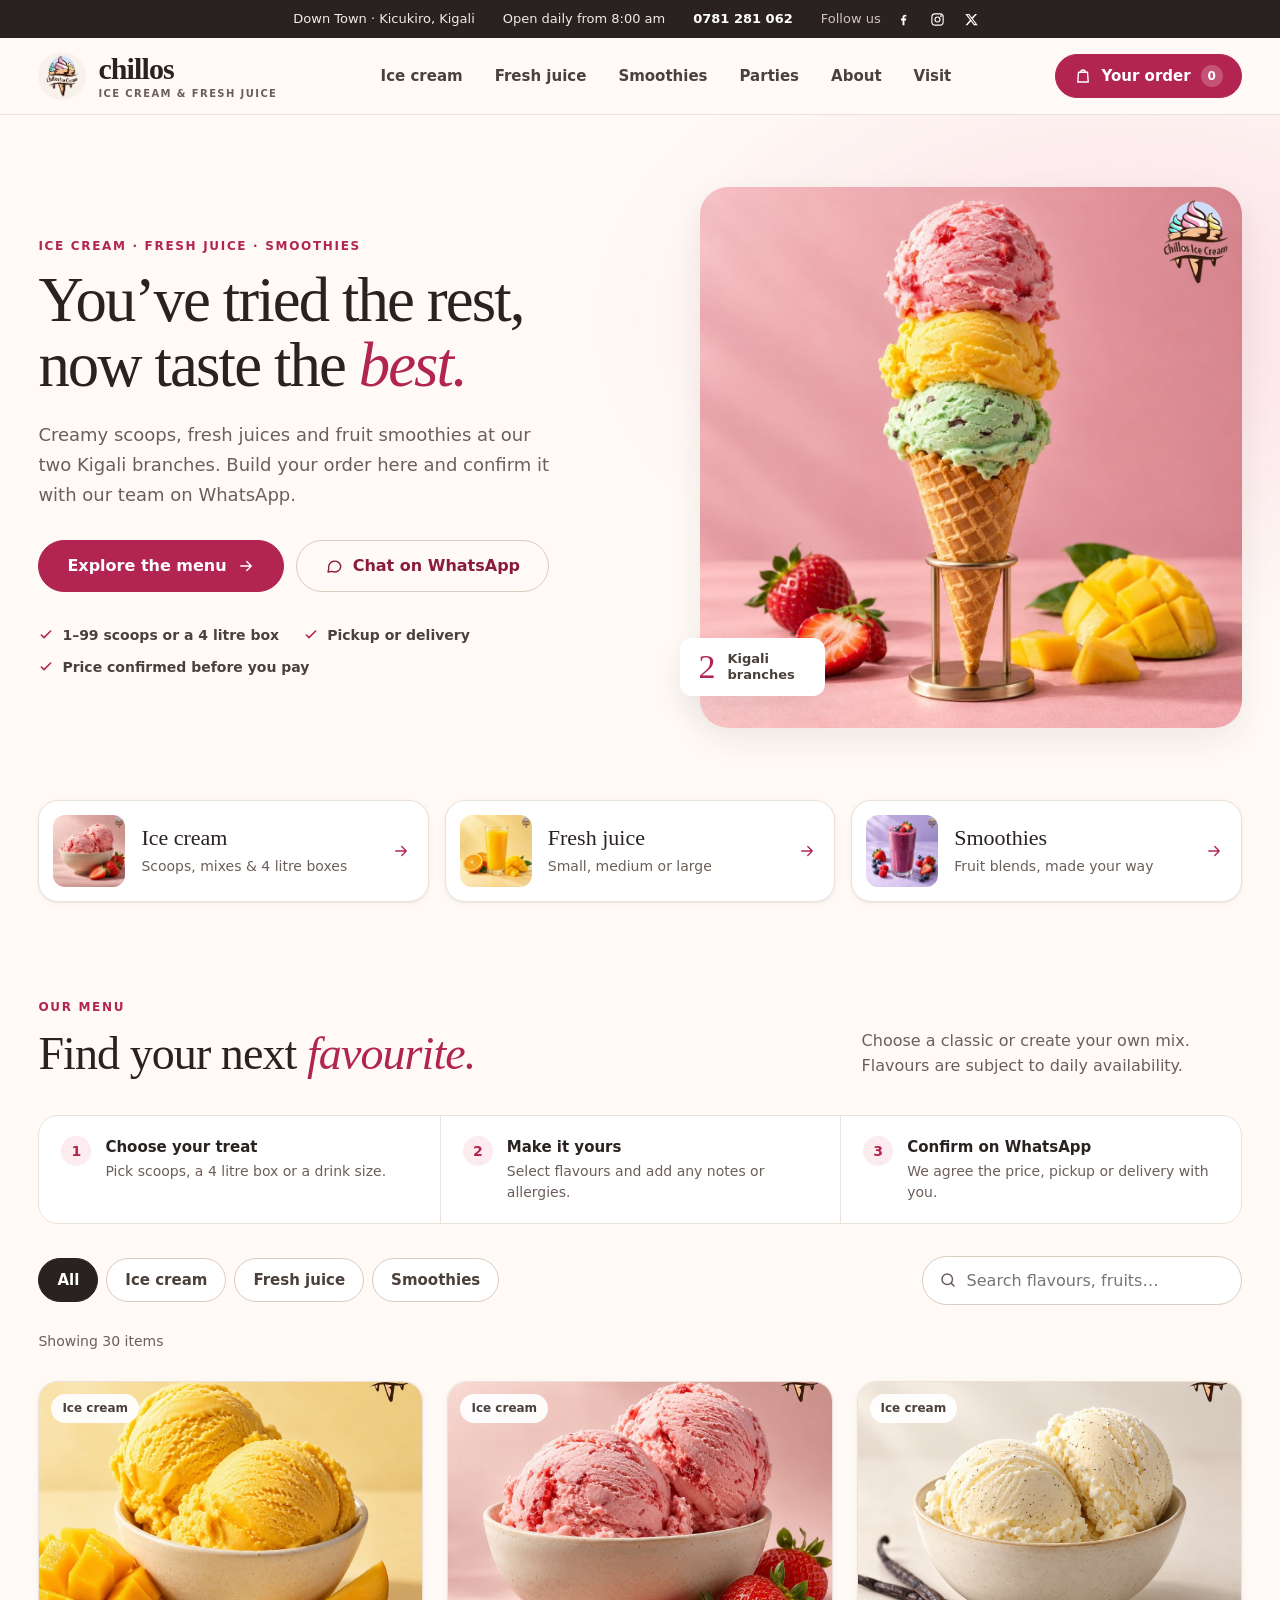
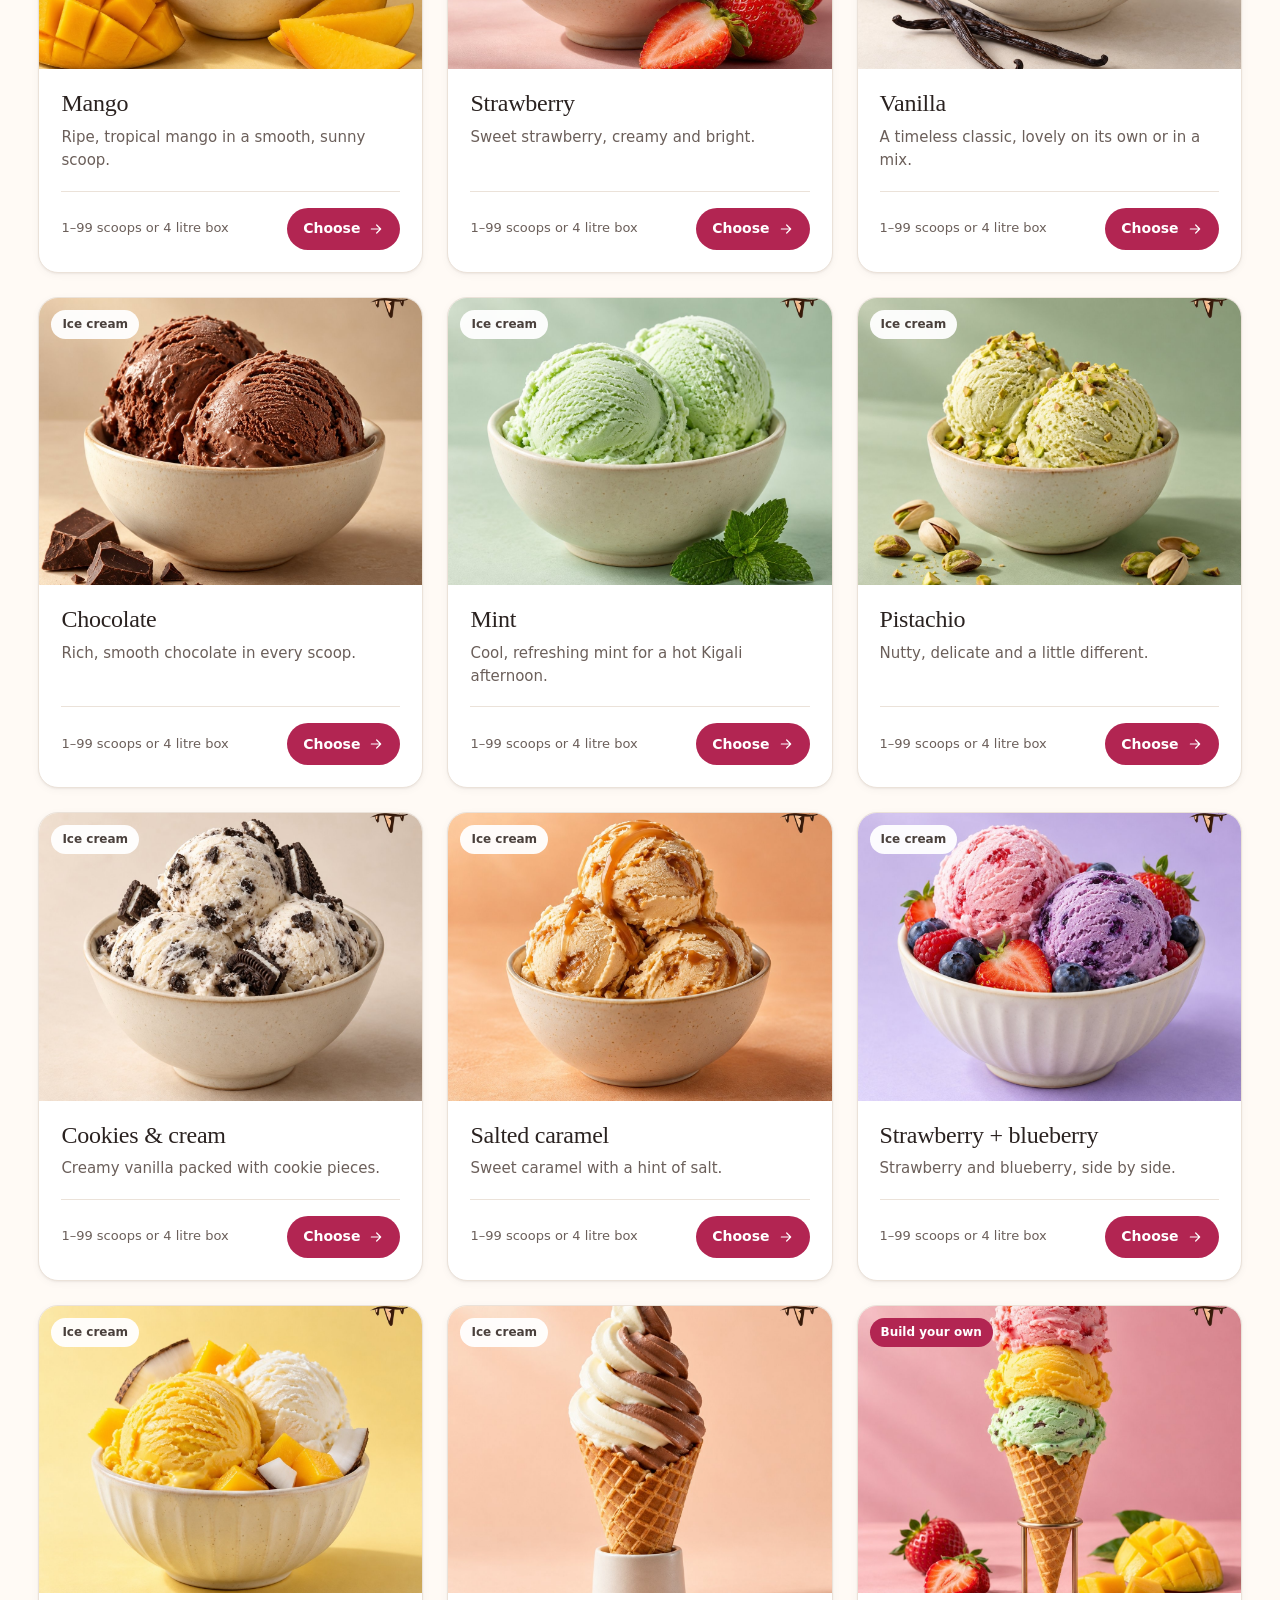
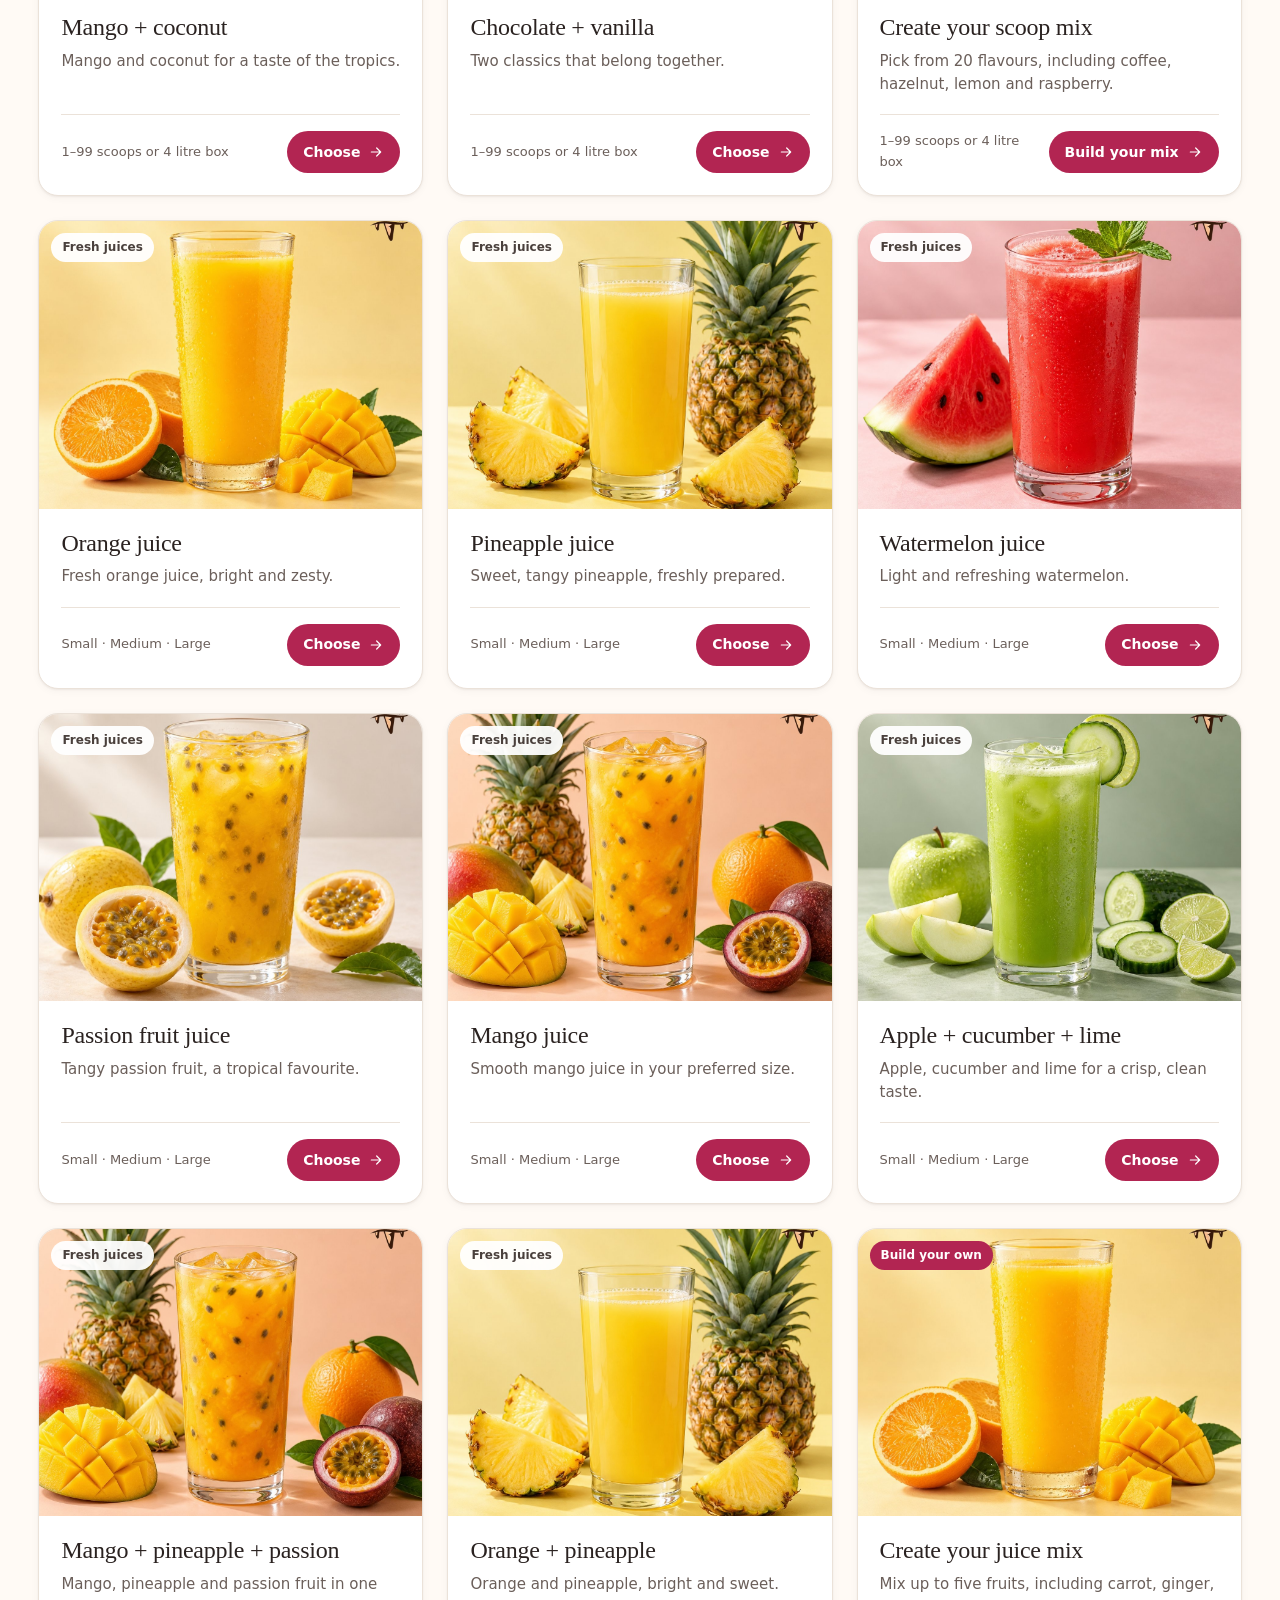
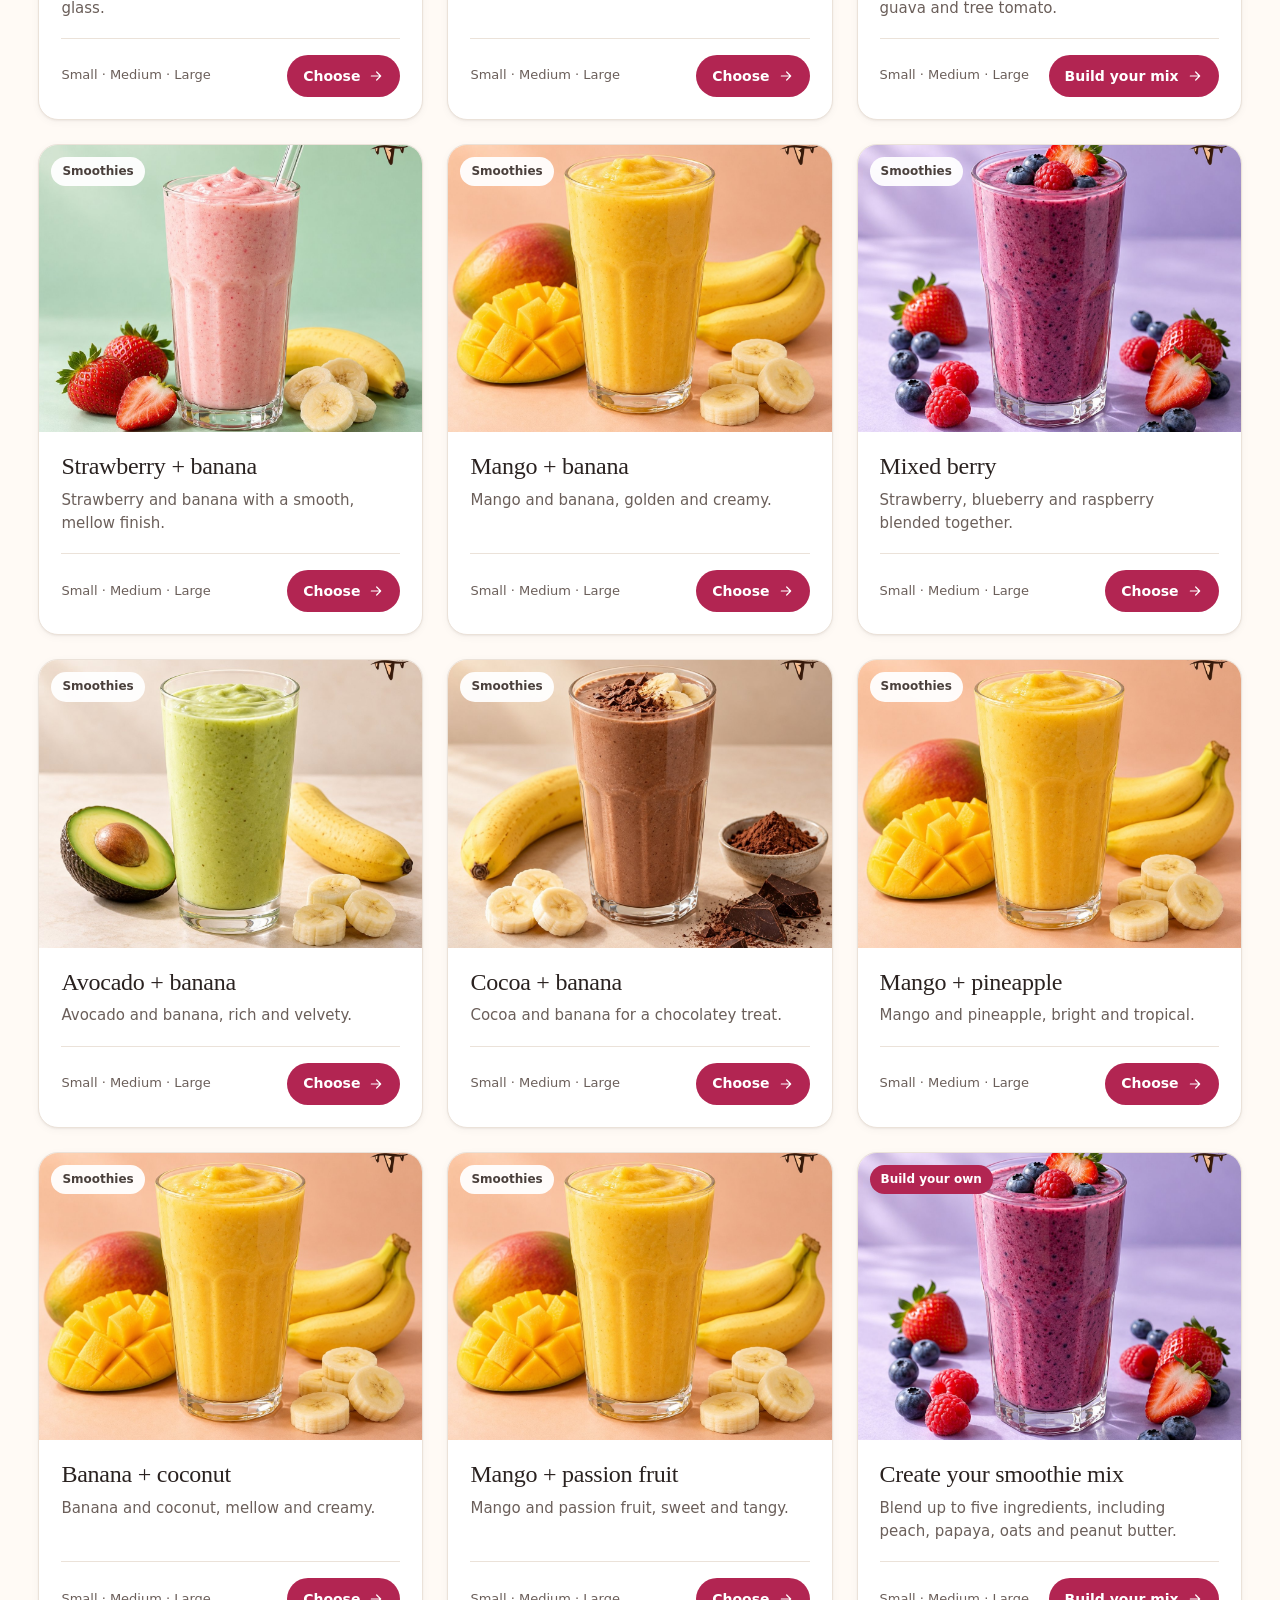
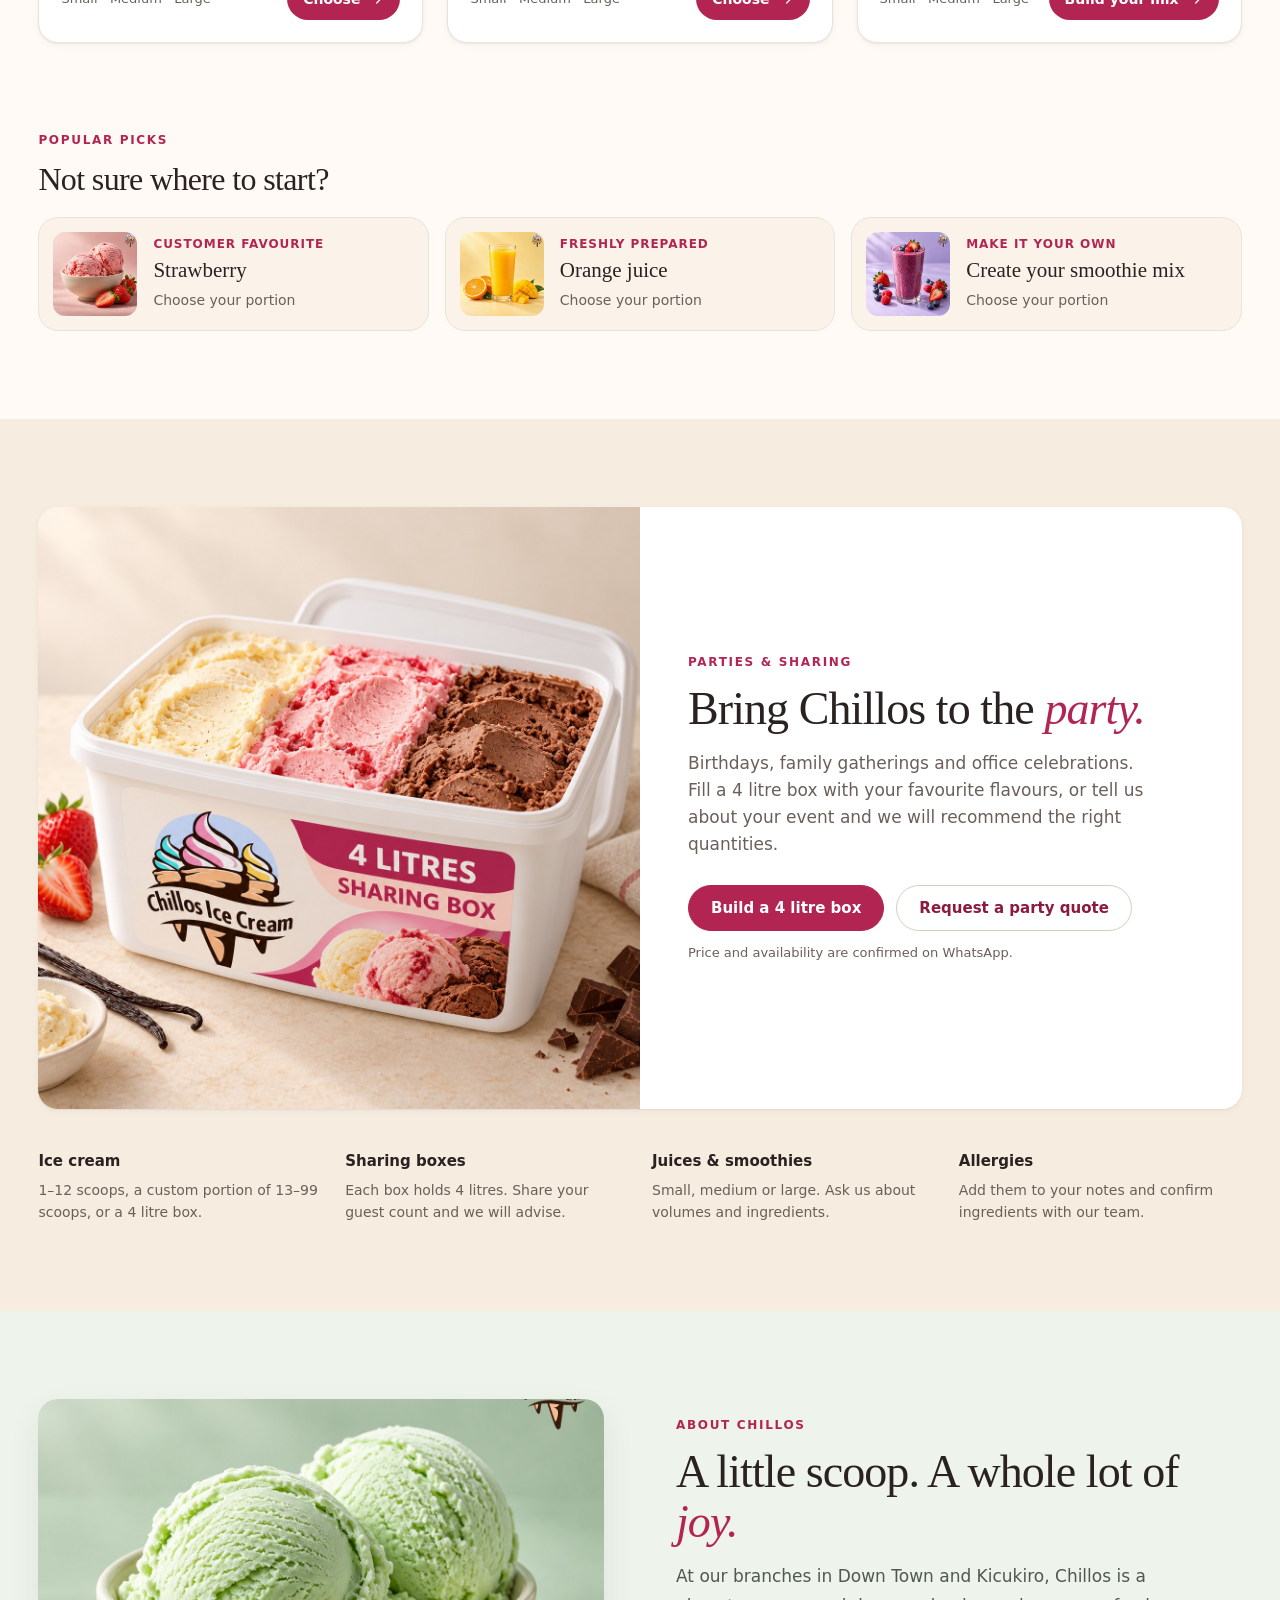
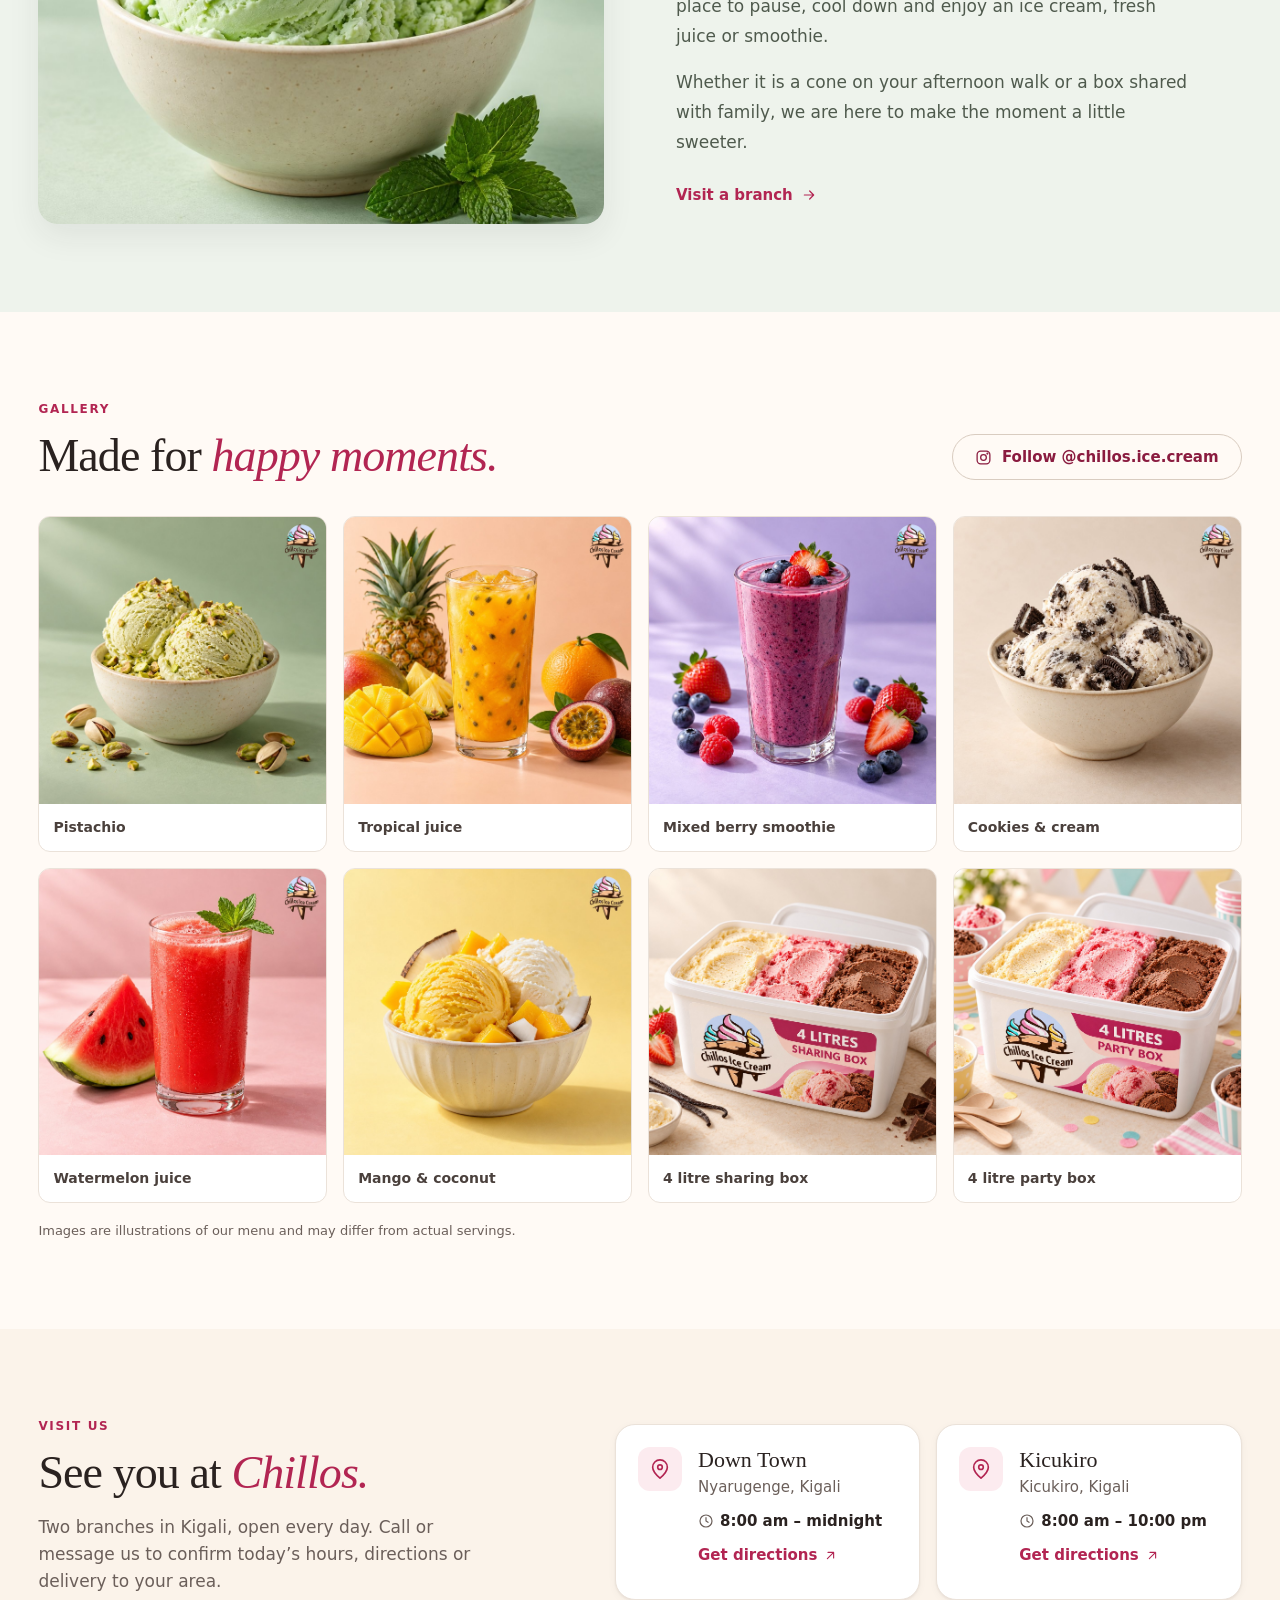
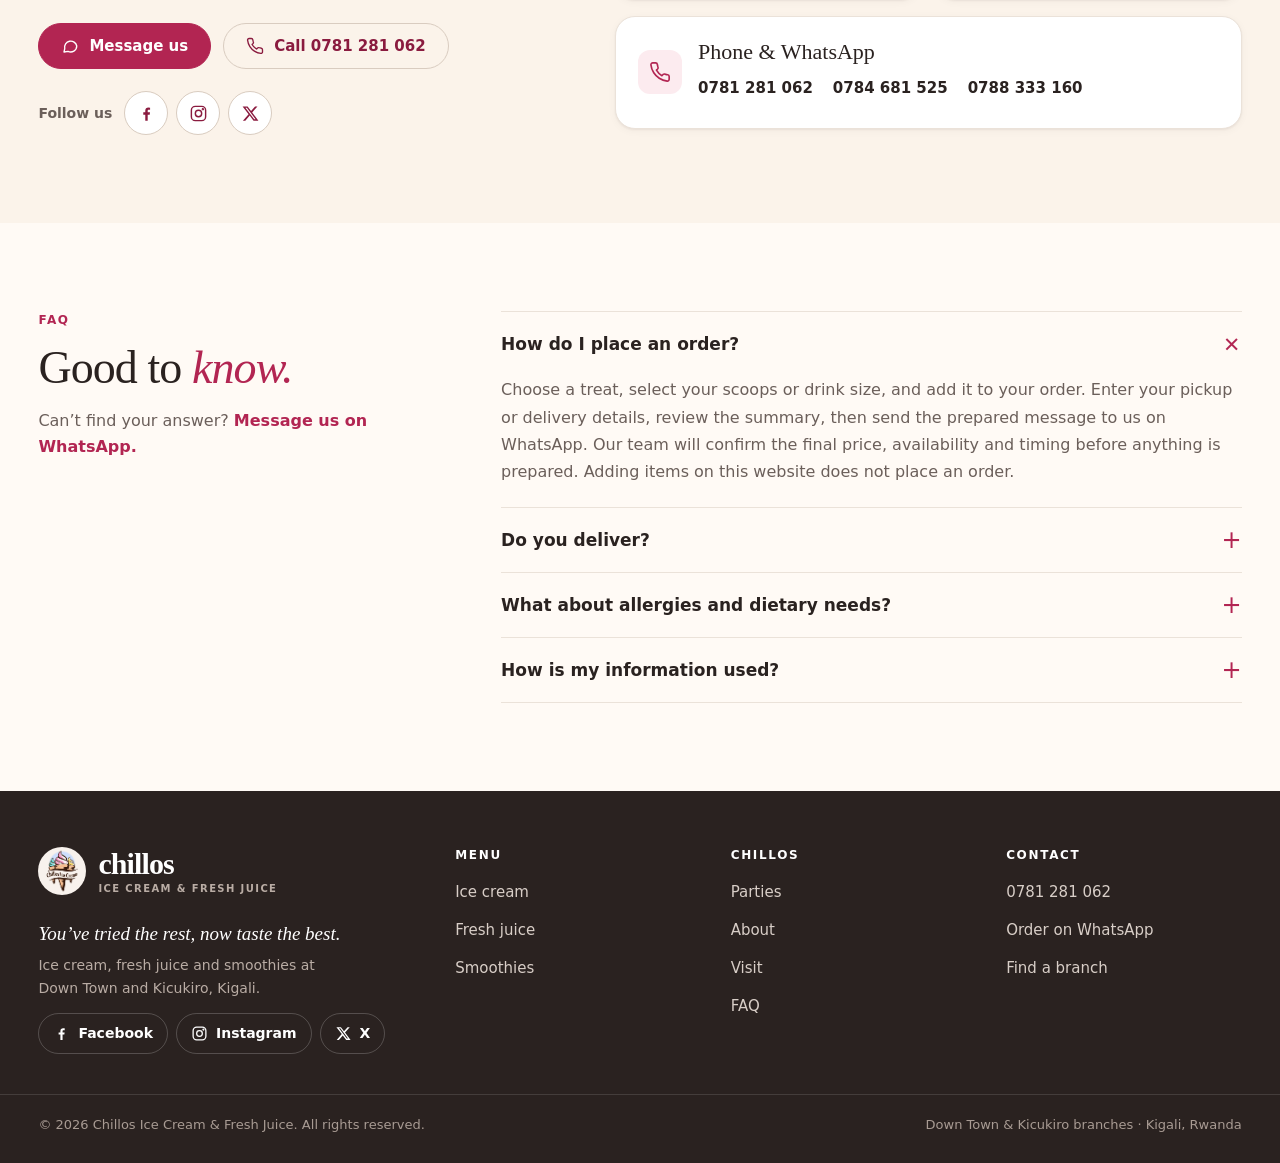
<file: index.html>
﻿<!DOCTYPE html>
<html lang="en">
<head>
  <meta charset="utf-8">
  <meta name="viewport" content="width=device-width, initial-scale=1">
  <title>Chillos Ice Cream &amp; Fresh Juice | You’ve tried the rest, now taste the best</title>
  <meta name="description" content="Ice cream, fresh juices and smoothies at Chillos Down Town and Kicukiro, Kigali. Build your order online and confirm pickup or delivery on WhatsApp.">
  <meta name="theme-color" content="#b22552">
  <link rel="canonical" href="https://alainrichard.github.io/chillos-Ice-Cream/">
  <meta property="og:type" content="website">
  <meta property="og:site_name" content="Chillos Ice Cream &amp; Fresh Juice">
  <meta property="og:title" content="Chillos Ice Cream &amp; Fresh Juice | You’ve tried the rest, now taste the best">
  <meta property="og:description" content="You’ve tried the rest, now taste the best. Ice cream, fresh juices and smoothies in Kigali. Build your order and confirm it on WhatsApp.">
  <meta property="og:url" content="https://alainrichard.github.io/chillos-Ice-Cream/">
  <meta property="og:image" content="https://alainrichard.github.io/chillos-Ice-Cream/assets/generated/hero.jpg">
  <meta name="twitter:card" content="summary_large_image">
  <meta name="twitter:site" content="@ChillosIceCream">
  <link rel="icon" href="assets/logo.webp" type="image/webp">
  <link rel="apple-touch-icon" href="assets/logo.webp">
  <link rel="stylesheet" href="styles.css?v=20261106-10">
  <script type="application/ld+json">{"@context":"https://schema.org","@type":"IceCreamShop","name":"Chillos Ice Cream & Fresh Juice","url":"https://alainrichard.github.io/chillos-Ice-Cream/","logo":"https://alainrichard.github.io/chillos-Ice-Cream/assets/logo.webp","image":"https://alainrichard.github.io/chillos-Ice-Cream/assets/generated/hero.jpg","slogan":"You’ve tried the rest, now taste the best","telephone":"+250781281062","address":{"@type":"PostalAddress","addressLocality":"Kigali","addressCountry":"RW"},"sameAs":["https://www.facebook.com/profile.php?id=100070608721866","https://www.instagram.com/chillos.ice.cream/","https://x.com/ChillosIceCream"]}</script>
  <script src="catalog.js?v=20261106-1" defer></script>
  <script src="script.js?v=20261106-1" defer></script>
  <script src="customer-tools.js?v=20261106-1" defer></script>
</head>
<body>
<svg class="icon-sprite" aria-hidden="true" xmlns="http://www.w3.org/2000/svg"><defs>
  <symbol id="icon-menu" viewBox="0 0 24 24"><path d="M4 7h16M4 12h16M4 17h16"/></symbol>
  <symbol id="icon-arrow" viewBox="0 0 24 24"><path d="M5 12h14M13 6l6 6-6 6"/></symbol>
  <symbol id="icon-external" viewBox="0 0 24 24"><path d="M7 17 17 7M8 7h9v9"/></symbol>
  <symbol id="icon-arrow-left" viewBox="0 0 24 24"><path d="m10 7-5 5 5 5M5 12h14"/></symbol>
  <symbol id="icon-close" viewBox="0 0 24 24"><path d="m6 6 12 12M18 6 6 18"/></symbol>
  <symbol id="icon-bag" viewBox="0 0 24 24"><path d="M6 7h12l1 13H5L6 7Z"/><path d="M9 7a3 3 0 0 1 6 0"/></symbol>
  <symbol id="icon-map" viewBox="0 0 24 24"><path d="M20 10c0 5-8 12-8 12S4 15 4 10a8 8 0 1 1 16 0Z"/><circle cx="12" cy="10" r="2.5"/></symbol>
  <symbol id="icon-phone" viewBox="0 0 24 24"><path d="M22 16.9v3a2 2 0 0 1-2.2 2 19.8 19.8 0 0 1-8.6-3.1 19.5 19.5 0 0 1-6-6A19.8 19.8 0 0 1 2.1 4.2 2 2 0 0 1 4.1 2h3a2 2 0 0 1 2 1.7c.1 1 .4 2 .7 2.9a2 2 0 0 1-.4 2.1L8.1 10a16 16 0 0 0 6 6l1.3-1.3a2 2 0 0 1 2.1-.4c.9.3 1.9.6 2.9.7a2 2 0 0 1 1.6 1.9Z"/></symbol>
  <symbol id="icon-clock" viewBox="0 0 24 24"><circle cx="12" cy="12" r="9"/><path d="M12 7v5l3 2"/></symbol>
  <symbol id="icon-chat" viewBox="0 0 24 24"><path d="M21 12a8 8 0 0 1-11.6 7.1L4 20l1-4.6A8 8 0 1 1 21 12Z"/></symbol>
  <symbol id="icon-check" viewBox="0 0 24 24"><path d="m5 12 4 4 10-10"/></symbol>
  <symbol id="icon-facebook" viewBox="0 0 24 24"><path fill="currentColor" stroke="none" d="M13.5 21v-7.5h2.53l.38-2.94H13.5V8.69c0-.85.24-1.43 1.46-1.43h1.56V4.63A21 21 0 0 0 14.25 4.5c-2.25 0-3.79 1.37-3.79 3.9v2.16H7.92v2.94h2.54V21h3.04Z"/></symbol>
  <symbol id="icon-x" viewBox="0 0 24 24"><path fill="currentColor" stroke="none" d="M17.75 3h3.07l-6.7 7.66L22 21h-6.17l-4.83-6.32L5.47 21H2.4l7.17-8.2L2 3h6.33l4.37 5.78L17.75 3Zm-1.08 16.17h1.7L7.4 4.73H5.58l11.09 14.44Z"/></symbol>
  <symbol id="icon-instagram" viewBox="0 0 24 24"><rect x="3" y="3" width="18" height="18" rx="5"/><circle cx="12" cy="12" r="4"/><circle cx="17.5" cy="6.5" r=".6" fill="currentColor"/></symbol>
</defs></svg>

<a class="skip" href="#main">Skip to content</a>

<div class="announcement">
  <div class="wrap announcement-inner">
    <span>Down Town &middot; Kicukiro, Kigali</span>
    <span class="announcement-extra">Open daily from 8:00 am</span>
    <a href="tel:+250781281062">0781 281 062</a>
    <span class="announcement-social"><span>Follow us</span><a href="https://www.facebook.com/profile.php?id=100070608721866" target="_blank" rel="noopener" aria-label="Facebook (opens in a new tab)"><svg class="icon" aria-hidden="true"><use href="#icon-facebook"/></svg></a><a href="https://www.instagram.com/chillos.ice.cream/" target="_blank" rel="noopener" aria-label="Instagram (opens in a new tab)"><svg class="icon" aria-hidden="true"><use href="#icon-instagram"/></svg></a><a href="https://x.com/ChillosIceCream" target="_blank" rel="noopener" aria-label="X (opens in a new tab)"><svg class="icon" aria-hidden="true"><use href="#icon-x"/></svg></a></span>
  </div>
</div>

<header class="header">
  <div class="wrap nav-bar">
    <a class="brand" href="#main" aria-label="Chillos home">
      <img src="assets/logo.webp" alt="" width="48" height="48">
      <span class="brand-name">chillos<span class="brand-small">Ice cream &amp; fresh juice</span></span>
    </a>
    <nav id="navigation" aria-label="Main navigation">
      <a class="nav-category" href="#menu" data-category="ice">Ice cream</a>
      <a class="nav-category" href="#menu" data-category="juices">Fresh juice</a>
      <a class="nav-category" href="#menu" data-category="smoothies">Smoothies</a>
      <a class="nav-info" href="#party">Parties</a>
      <a class="nav-info" href="#story">About</a>
      <a class="nav-info" href="#visit">Visit</a>
      <a class="nav-social" href="https://www.facebook.com/profile.php?id=100070608721866" target="_blank" rel="noopener"><svg class="icon" aria-hidden="true"><use href="#icon-facebook"/></svg> Facebook</a>
      <a class="nav-social" href="https://www.instagram.com/chillos.ice.cream/" target="_blank" rel="noopener"><svg class="icon" aria-hidden="true"><use href="#icon-instagram"/></svg> Instagram</a>
      <a class="nav-social" href="https://x.com/ChillosIceCream" target="_blank" rel="noopener"><svg class="icon" aria-hidden="true"><use href="#icon-x"/></svg> X (Twitter)</a>
    </nav>
    <button class="button basket-button" type="button" data-open-cart>
      <svg class="icon" aria-hidden="true"><use href="#icon-bag"/></svg> Your order <span id="cart-count" class="count">0</span>
    </button>
    <button class="menu-toggle" type="button" aria-expanded="false" aria-controls="navigation" aria-label="Open navigation"><svg class="icon" aria-hidden="true"><use href="#icon-menu"/></svg></button>
  </div>
</header>

<main id="main">
  <section class="hero" aria-labelledby="hero-title">
    <div class="wrap hero-grid">
      <div class="hero-copy">
        <p class="eyebrow">Ice cream &middot; Fresh juice &middot; Smoothies</p>
        <h1 id="hero-title" class="slogan"><span class="slogan-line">You’ve tried the rest,</span> <span class="slogan-line">now taste the <em>best.</em></span></h1>
        <p class="intro">Creamy scoops, fresh juices and fruit smoothies at our two Kigali branches. Build your order here and confirm it with our team on WhatsApp.</p>
        <div class="actions">
          <a class="button button-lg" href="#menu">Explore the menu <svg class="icon" aria-hidden="true"><use href="#icon-arrow"/></svg></a>
          <a class="button button-lg secondary" href="https://wa.me/250781281062" target="_blank" rel="noopener"><svg class="icon" aria-hidden="true"><use href="#icon-chat"/></svg> Chat on WhatsApp</a>
        </div>
        <ul class="hero-points">
          <li><svg class="icon" aria-hidden="true"><use href="#icon-check"/></svg> 1–99 scoops or a 4 litre box</li>
          <li><svg class="icon" aria-hidden="true"><use href="#icon-check"/></svg> Pickup or delivery</li>
          <li><svg class="icon" aria-hidden="true"><use href="#icon-check"/></svg> Price confirmed before you pay</li>
        </ul>
      </div>
      <div class="hero-visual">
        <img src="assets/generated/hero.jpg?v=20261028-3" alt="Cone with strawberry, mango and mint ice cream" width="1254" height="1254" fetchpriority="high">
        <div class="hero-badge"><strong>2</strong><span>Kigali branches</span></div>
      </div>
    </div>
  </section>

  <section class="category-section" aria-labelledby="category-title">
    <div class="wrap">
      <h2 id="category-title" class="visually-hidden">Browse by category</h2>
      <div class="category-cards">
        <a href="#menu" data-category="ice"><img src="assets/generated/strawberry.jpg" alt="" loading="lazy" width="240" height="240"><span><strong>Ice cream</strong><small>Scoops, mixes &amp; 4 litre boxes</small></span><svg class="icon" aria-hidden="true"><use href="#icon-arrow"/></svg></a>
        <a href="#menu" data-category="juices"><img src="assets/generated/fresh-juice.jpg" alt="" loading="lazy" width="240" height="240"><span><strong>Fresh juice</strong><small>Small, medium or large</small></span><svg class="icon" aria-hidden="true"><use href="#icon-arrow"/></svg></a>
        <a href="#menu" data-category="smoothies"><img src="assets/generated/berry-smoothie.jpg" alt="" loading="lazy" width="240" height="240"><span><strong>Smoothies</strong><small>Fruit blends, made your way</small></span><svg class="icon" aria-hidden="true"><use href="#icon-arrow"/></svg></a>
      </div>
    </div>
  </section>

  <section class="section menu-section" id="menu" aria-labelledby="menu-title">
    <div class="wrap">
      <div class="section-heading">
        <div>
          <p class="eyebrow">Our menu</p>
          <h2 id="menu-title">Find your next <em>favourite.</em></h2>
        </div>
        <p>Choose a classic or create your own mix. Flavours are subject to daily availability.</p>
      </div>

      <ol class="ordering-guide" aria-label="How ordering works">
        <li><span>1</span><div><strong>Choose your treat</strong>Pick scoops, a 4 litre box or a drink size.</div></li>
        <li><span>2</span><div><strong>Make it yours</strong>Select flavours and add any notes or allergies.</div></li>
        <li><span>3</span><div><strong>Confirm on WhatsApp</strong>We agree the price, pickup or delivery with you.</div></li>
      </ol>

      <div class="menu-tools">
        <div class="filters" role="group" aria-label="Filter menu">
          <button class="filter active" type="button" data-filter="all" aria-pressed="true">All</button>
          <button class="filter" type="button" data-filter="ice" aria-pressed="false">Ice cream</button>
          <button class="filter" type="button" data-filter="juices" aria-pressed="false">Fresh juice</button>
          <button class="filter" type="button" data-filter="smoothies" aria-pressed="false">Smoothies</button>
        </div>
        <label class="search"><span class="visually-hidden">Search the menu</span><input id="search" type="search" placeholder="Search flavours, fruits…" autocomplete="off"></label>
      </div>
      <div class="menu-status">
        <p id="result-count" class="result-count" role="status"></p>
        <button id="reset-menu" class="text-button" type="button">Clear filters</button>
      </div>
      <div class="product-grid" id="products"></div>
      <div id="no-results" class="no-results" hidden>
        <p><strong>No matches found.</strong> Try another flavour or fruit, or clear the filters.</p>
      </div>
      <noscript><p class="no-results">Our online menu needs JavaScript. <a href="https://wa.me/250781281062">Message us on WhatsApp to order.</a></p></noscript>
    </div>
  </section>

  <section id="menu-highlights" class="highlights-section" aria-labelledby="highlights-title" hidden>
    <div class="wrap">
      <div class="highlights-heading">
        <p class="eyebrow">Popular picks</p>
        <h2 id="highlights-title">Not sure where to start?</h2>
      </div>
      <div id="highlight-items" class="highlight-grid"></div>
    </div>
  </section>

  <section class="section sharing-section" id="party" aria-labelledby="sharing-title">
    <div class="wrap">
      <div class="sharing-feature">
        <img src="assets/generated/four-litre-box.jpg?v=20261029-3" alt="Chillos 4 litre ice cream sharing box" loading="lazy" width="1254" height="1254">
        <div class="sharing-copy">
          <p class="eyebrow">Parties &amp; sharing</p>
          <h2 id="sharing-title">Bring Chillos to the <em>party.</em></h2>
          <p>Birthdays, family gatherings and office celebrations. Fill a 4 litre box with your favourite flavours, or tell us about your event and we will recommend the right quantities.</p>
          <div class="sharing-actions">
            <button class="button" type="button" data-detail="custom-ice" data-portion="Full box – 4 litres">Build a 4 litre box</button>
            <button class="button secondary" type="button" data-open-party>Request a party quote</button>
          </div>
          <p class="fine-print">Price and availability are confirmed on WhatsApp.</p>
        </div>
      </div>
      <dl class="serving-guide">
        <div><dt>Ice cream</dt><dd>1–12 scoops, a custom portion of 13–99 scoops, or a 4 litre box.</dd></div>
        <div><dt>Sharing boxes</dt><dd>Each box holds 4 litres. Share your guest count and we will advise.</dd></div>
        <div><dt>Juices &amp; smoothies</dt><dd>Small, medium or large. Ask us about volumes and ingredients.</dd></div>
        <div><dt>Allergies</dt><dd>Add them to your notes and confirm ingredients with our team.</dd></div>
      </dl>
    </div>
  </section>

  <section class="story-section" id="story" aria-labelledby="story-title">
    <div class="wrap story-grid">
      <div class="story-image"><img src="assets/generated/mint.jpg?v=20261028-3" alt="Bowl of mint ice cream" loading="lazy" width="1254" height="1254"></div>
      <div class="story-copy">
        <p class="eyebrow">About Chillos</p>
        <h2 id="story-title">A little scoop. A whole lot of <em>joy.</em></h2>
        <p>At our branches in Down Town and Kicukiro, Chillos is a place to pause, cool down and enjoy an ice cream, fresh juice or smoothie.</p>
        <p>Whether it is a cone on your afternoon walk or a box shared with family, we are here to make the moment a little sweeter.</p>
        <a class="text-link" href="#visit">Visit a branch <svg class="icon" aria-hidden="true"><use href="#icon-arrow"/></svg></a>
      </div>
    </div>
  </section>

  <section class="section gallery-section" id="moments" aria-labelledby="gallery-title">
    <div class="wrap">
      <div class="section-heading">
        <div>
          <p class="eyebrow">Gallery</p>
          <h2 id="gallery-title">Made for <em>happy moments.</em></h2>
        </div>
        <a class="button secondary instagram-button" href="https://www.instagram.com/chillos.ice.cream/" target="_blank" rel="noopener"><svg class="icon" aria-hidden="true"><use href="#icon-instagram"/></svg> Follow @chillos.ice.cream</a>
      </div>
      <div class="gallery">
        <button type="button" data-gallery="assets/generated/pistachio.jpg"><img src="assets/generated/pistachio.jpg" alt="Pistachio ice cream" loading="lazy" width="1254" height="1254"><span>Pistachio</span></button>
        <button type="button" data-gallery="assets/generated/tropical-juice.jpg"><img src="assets/generated/tropical-juice.jpg" alt="Tropical mixed juice" loading="lazy" width="1254" height="1254"><span>Tropical juice</span></button>
        <button type="button" data-gallery="assets/generated/berry-smoothie.jpg"><img src="assets/generated/berry-smoothie.jpg" alt="Mixed berry smoothie" loading="lazy" width="1254" height="1254"><span>Mixed berry smoothie</span></button>
        <button type="button" data-gallery="assets/generated/cookies-cream.jpg"><img src="assets/generated/cookies-cream.jpg" alt="Cookies and cream ice cream" loading="lazy" width="1254" height="1254"><span>Cookies &amp; cream</span></button>
        <button type="button" data-gallery="assets/generated/watermelon-juice.jpg"><img src="assets/generated/watermelon-juice.jpg" alt="Watermelon juice" loading="lazy" width="1254" height="1254"><span>Watermelon juice</span></button>
        <button type="button" data-gallery="assets/generated/tropical-mix.jpg"><img src="assets/generated/tropical-mix.jpg" alt="Mango and coconut ice cream" loading="lazy" width="1254" height="1254"><span>Mango &amp; coconut</span></button>
        <button type="button" data-gallery="assets/generated/four-litre-box.jpg?v=20261029-3"><img src="assets/generated/four-litre-box.jpg?v=20261029-3" alt="4 litre ice cream sharing box" loading="lazy" width="1254" height="1254"><span>4 litre sharing box</span></button>
        <button type="button" data-gallery="assets/generated/four-litre-party.jpg?v=20261029-4"><img src="assets/generated/four-litre-party.jpg?v=20261029-4" alt="4 litre ice cream party box" loading="lazy" width="1254" height="1254"><span>4 litre party box</span></button>
      </div>
      <p class="fine-print gallery-note">Images are illustrations of our menu and may differ from actual servings.</p>
    </div>
  </section>

  <section class="visit-section" id="visit" aria-labelledby="visit-title">
    <div class="wrap visit-grid">
      <div class="visit-copy">
        <p class="eyebrow">Visit us</p>
        <h2 id="visit-title">See you at <em>Chillos.</em></h2>
        <p>Two branches in Kigali, open every day. Call or message us to confirm today’s hours, directions or delivery to your area.</p>
        <div class="actions">
          <a class="button" href="https://wa.me/250781281062?text=Hi%20Chillos!%20What%20are%20your%20opening%20hours%20today%3F" target="_blank" rel="noopener"><svg class="icon" aria-hidden="true"><use href="#icon-chat"/></svg> Message us</a>
          <a class="button secondary" href="tel:+250781281062"><svg class="icon" aria-hidden="true"><use href="#icon-phone"/></svg> Call 0781 281 062</a>
        </div>
        <div class="social-row" aria-label="Follow Chillos">
          <span>Follow us</span>
          <a class="social-icon" href="https://www.facebook.com/profile.php?id=100070608721866" target="_blank" rel="noopener" aria-label="Facebook: Chillos Ice Cream"><svg class="icon" aria-hidden="true"><use href="#icon-facebook"/></svg></a>
          <a class="social-icon" href="https://www.instagram.com/chillos.ice.cream/" target="_blank" rel="noopener" aria-label="Instagram @chillos.ice.cream"><svg class="icon" aria-hidden="true"><use href="#icon-instagram"/></svg></a>
          <a class="social-icon" href="https://x.com/ChillosIceCream" target="_blank" rel="noopener" aria-label="X @ChillosIceCream"><svg class="icon" aria-hidden="true"><use href="#icon-x"/></svg></a>
        </div>
      </div>
      <div class="branch-cards">
        <article class="branch-card">
          <span class="contact-icon"><svg class="icon" aria-hidden="true"><use href="#icon-map"/></svg></span>
          <div>
            <h3>Down Town</h3>
            <p>Nyarugenge, Kigali</p>
            <p class="branch-hours"><svg class="icon" aria-hidden="true"><use href="#icon-clock"/></svg> 8:00 am – midnight</p>
            <a class="branch-link" href="https://www.google.com/maps/search/?api=1&amp;query=Chillos+Ice+Cream+Nyarugenge+Kigali" target="_blank" rel="noopener">Get directions <svg class="icon" aria-hidden="true"><use href="#icon-external"/></svg></a>
          </div>
        </article>
        <article class="branch-card">
          <span class="contact-icon"><svg class="icon" aria-hidden="true"><use href="#icon-map"/></svg></span>
          <div>
            <h3>Kicukiro</h3>
            <p>Kicukiro, Kigali</p>
            <p class="branch-hours"><svg class="icon" aria-hidden="true"><use href="#icon-clock"/></svg> 8:00 am – 10:00 pm</p>
            <a class="branch-link" href="https://www.google.com/maps/search/?api=1&amp;query=Chillos+Ice+Cream+Kicukiro+Kigali" target="_blank" rel="noopener">Get directions <svg class="icon" aria-hidden="true"><use href="#icon-external"/></svg></a>
          </div>
        </article>
        <article class="branch-card branch-card-wide">
          <span class="contact-icon"><svg class="icon" aria-hidden="true"><use href="#icon-phone"/></svg></span>
          <div>
            <h3>Phone &amp; WhatsApp</h3>
            <p class="phone-list"><a href="tel:+250781281062">0781 281 062</a><a href="tel:+250784681525">0784 681 525</a><a href="tel:+250788333160">0788 333 160</a></p>
          </div>
        </article>
      </div>
    </div>
  </section>

  <section class="section faq-section" id="faq" aria-labelledby="faq-title">
    <div class="wrap faq-grid">
      <div>
        <p class="eyebrow">FAQ</p>
        <h2 id="faq-title">Good to <em>know.</em></h2>
        <p class="faq-intro">Can’t find your answer? <a href="https://wa.me/250781281062" target="_blank" rel="noopener">Message us on WhatsApp.</a></p>
      </div>
      <div class="faq-list">
        <details open>
          <summary>How do I place an order?</summary>
          <p>Choose a treat, select your scoops or drink size, and add it to your order. Enter your pickup or delivery details, review the summary, then send the prepared message to us on WhatsApp. Our team will confirm the final price, availability and timing before anything is prepared. Adding items on this website does not place an order.</p>
        </details>
        <details>
          <summary>Do you deliver?</summary>
          <p>Yes. Choose delivery in your order and add your area or address. We will confirm coverage, timing and any delivery fee on WhatsApp.</p>
        </details>
        <details>
          <summary>What about allergies and dietary needs?</summary>
          <p>Please tell us about any allergies before ordering. Ask our team about ingredients and possible cross-contact so we can help you choose safely.</p>
        </details>
        <details>
          <summary>How is my information used?</summary>
          <p>Your basket is stored only in this browser. If you choose <em>Remember my details</em>, your name, phone, address and branch are also stored in this browser until you select <em>Forget saved details</em>; notes are never stored. This website does not send your details to any server. They are shared with Chillos only when you send the WhatsApp message, and WhatsApp’s privacy terms then apply.</p>
        </details>
      </div>
    </div>
  </section>
</main>

<footer class="footer">
  <div class="wrap footer-top">
    <div class="footer-brand">
      <a class="brand" href="#main"><img src="assets/logo.webp" width="48" height="48" alt=""><span class="brand-name">chillos<span class="brand-small">Ice cream &amp; fresh juice</span></span></a>
      <p class="footer-slogan">You’ve tried the rest, now taste the best.</p>
      <p>Ice cream, fresh juice and smoothies at Down Town and Kicukiro, Kigali.</p>
      <div class="footer-socials">
        <a class="footer-social" href="https://www.facebook.com/profile.php?id=100070608721866" target="_blank" rel="noopener" aria-label="Facebook: Chillos Ice Cream"><svg class="icon" aria-hidden="true"><use href="#icon-facebook"/></svg> Facebook</a>
        <a class="footer-social" href="https://www.instagram.com/chillos.ice.cream/" target="_blank" rel="noopener" aria-label="Instagram @chillos.ice.cream"><svg class="icon" aria-hidden="true"><use href="#icon-instagram"/></svg> Instagram</a>
        <a class="footer-social" href="https://x.com/ChillosIceCream" target="_blank" rel="noopener" aria-label="X @ChillosIceCream"><svg class="icon" aria-hidden="true"><use href="#icon-x"/></svg> X</a>
      </div>
    </div>
    <div class="footer-links">
      <h2>Menu</h2>
      <a class="nav-category" href="#menu" data-category="ice">Ice cream</a>
      <a class="nav-category" href="#menu" data-category="juices">Fresh juice</a>
      <a class="nav-category" href="#menu" data-category="smoothies">Smoothies</a>
    </div>
    <div class="footer-links">
      <h2>Chillos</h2>
      <a href="#party">Parties</a>
      <a href="#story">About</a>
      <a href="#visit">Visit</a>
      <a href="#faq">FAQ</a>
    </div>
    <div class="footer-links">
      <h2>Contact</h2>
      <a href="tel:+250781281062">0781 281 062</a>
      <a href="https://wa.me/250781281062" target="_blank" rel="noopener">Order on WhatsApp</a>
      <a href="#visit">Find a branch</a>
    </div>
  </div>
  <div class="wrap footer-bottom">
    <span>© <span id="year">2026</span> Chillos Ice Cream &amp; Fresh Juice. All rights reserved.</span>
    <span>Down Town &amp; Kicukiro branches · Kigali, Rwanda</span>
  </div>
</footer>

<dialog id="reorder-dialog" aria-labelledby="reorder-title">
  <div class="dialog-heading"><h2 id="reorder-title">Order again</h2></div>
  <p>These items are from your last WhatsApp request. Add them to your basket, then review your details before sending.</p>
  <ul id="reorder-items"></ul>
  <p id="reorder-error" class="form-error" role="alert"></p>
  <div class="review-actions">
    <button id="reorder-cancel" class="button secondary" type="button">Cancel</button>
    <button id="reorder-add" class="button" type="button">Add to my basket</button>
  </div>
</dialog>

<dialog id="order-review" aria-labelledby="review-title">
  <div class="dialog-heading"><h2 id="review-title">Review your order</h2></div>
  <p>Check your items and details. Continue to WhatsApp to send this message to Chillos.</p>
  <pre id="order-review-text" class="review-text"></pre>
  <p class="fine-print">Opening WhatsApp does not place the order. Our team will confirm the price and timing after you send the message.</p>
  <div class="review-actions">
    <button id="review-back" type="button" class="button secondary">Back to edit</button>
    <button id="review-send" type="button" class="button"><svg class="icon" aria-hidden="true"><use href="#icon-chat"/></svg> Continue to WhatsApp</button>
  </div>
</dialog>

<dialog id="share-dialog" aria-labelledby="share-title">
  <div class="dialog-heading">
    <h2 id="share-title">Share your selection</h2>
    <button class="icon-button" type="button" id="close-share" aria-label="Close"><svg class="icon" aria-hidden="true"><use href="#icon-close"/></svg></button>
  </div>
  <p>Only your items and quantities are included. Your contact details, address and notes stay private.</p>
  <label for="share-text">Your selection</label>
  <textarea id="share-text" rows="7" readonly></textarea>
  <div class="review-actions">
    <button id="share-copy" class="button" type="button">Copy text</button>
    <button id="share-native" class="button secondary" type="button" hidden>Share…</button>
  </div>
  <p id="share-status" class="status-text" role="status"></p>
</dialog>

<dialog id="party-dialog" aria-labelledby="party-title">
  <div class="dialog-heading">
    <div><p class="eyebrow">Parties &amp; events</p><h2 id="party-title">Request a party quote</h2></div>
    <button class="icon-button" id="close-party" type="button" aria-label="Close"><svg class="icon" aria-hidden="true"><use href="#icon-close"/></svg></button>
  </div>
  <p>Tell us about your event. We will prepare a WhatsApp message for you to review and send.</p>
  <form id="party-form" novalidate>
    <label>Your name<input id="party-name" required maxlength="80" autocomplete="name"></label>
    <div class="form-pair">
      <label>Occasion<select id="party-occasion"><option>Birthday</option><option>Family gathering</option><option>Work event</option><option>Wedding</option><option>Other celebration</option></select></label>
      <label>Number of guests<input id="party-guests" type="number" inputmode="numeric" min="1" max="10000" step="1" required placeholder="e.g. 20"></label>
    </div>
    <div class="form-pair">
      <label>Event date<input id="party-date" type="date" required></label>
      <label>Preferred time <span class="optional">(optional)</span><input id="party-time" type="time"></label>
    </div>
    <label>Pickup or delivery<select id="party-method"><option>Discuss with the team</option><option>Pickup - Down Town</option><option>Pickup - Kicukiro</option><option>Delivery - confirm coverage and fee</option></select></label>
    <label>Preferences, location &amp; allergies <span class="optional">(optional)</span><textarea id="party-notes" rows="3" maxlength="700" placeholder="Flavours, delivery area, dietary needs or other requests"></textarea></label>
    <p class="fine-print">This enquiry does not reserve a date. Your details are shared with Chillos only when you send the WhatsApp message.</p>
    <p id="party-error" class="form-error" role="alert"></p>
    <button class="button button-block" type="submit"><svg class="icon" aria-hidden="true"><use href="#icon-chat"/></svg> Continue to WhatsApp</button>
  </form>
</dialog>

<dialog id="cart" class="cart-dialog" aria-labelledby="cart-title">
  <div class="dialog-heading">
    <h2 id="cart-title">Your order</h2>
    <button class="icon-button" type="button" data-close-cart aria-label="Close order"><svg class="icon" aria-hidden="true"><use href="#icon-close"/></svg></button>
  </div>
  <div id="reorder-panel" class="reorder-panel" hidden>
    <div><strong>Your last order</strong><p>Add the same items again. Nothing is sent automatically.</p></div>
    <button id="order-again" type="button" class="button secondary">Order again</button>
    <button id="forget-order" type="button" class="text-button">Forget</button>
  </div>
  <div class="cart-toolbar">
    <p id="basket-summary" role="status"></p>
    <button id="clear-order" type="button" class="text-button danger">Clear all</button>
  </div>
  <div id="cart-items"></div>
  <div class="cart-feedback">
    <p id="basket-feedback" role="status"></p>
    <button id="undo-clear" class="text-button" type="button" hidden>Undo</button>
  </div>
  <button class="button button-block empty-browse" id="empty-browse" type="button">Explore the menu</button>
  <button id="share-selection" class="text-button share-selection" type="button">Share this selection with friends</button>
  <form id="order-form" novalidate>
    <h3 class="form-title">Your details</h3>
    <div class="form-pair">
      <label>Name<input id="customer-name" maxlength="80" autocomplete="name" required></label>
      <label>Phone number<input id="customer-phone" type="tel" inputmode="tel" autocomplete="tel" required minlength="9" maxlength="20" placeholder="0781 234 567"></label>
    </div>
    <label>Pickup or delivery<select id="fulfillment"><option value="Pickup">Pickup at a branch</option><option value="Delivery">Delivery (fee confirmed on WhatsApp)</option></select></label>
    <label id="pickup-label">Pickup branch<select id="pickup-branch"><option value="Please help me choose">Help me choose</option><option value="Down Town - Nyarugenge">Down Town – Nyarugenge</option><option value="Kicukiro">Kicukiro</option></select></label>
    <label id="address-label" hidden>Delivery address<input id="address" maxlength="240" autocomplete="street-address" placeholder="Area, street and landmark"></label>
    <details class="checkout-options">
      <summary>Add timing, allergies or notes <span>(optional)</span></summary>
      <div class="optional-fields">
        <label>Preferred day and time<input id="preferred-time" maxlength="100" placeholder="e.g. Saturday at 3 pm"><span class="field-help">A preference, not a reservation. We will confirm timing.</span></label>
        <label>Notes<textarea id="notes" rows="2" maxlength="500" placeholder="Allergies, serving preferences or a flavour not listed"></textarea></label>
      </div>
    </details>
    <details class="remember-panel">
      <summary>Save my details for next time <span>(optional)</span></summary>
      <label class="remember-choice"><input id="remember-customer" type="checkbox">Remember my details on this device</label>
      <p class="field-help">Saves your name, phone, address and branch in this browser only. Use on your own device.</p>
      <button id="forget-customer" class="text-button" type="button">Forget saved details</button>
      <p id="remember-status" class="field-help" role="status"></p>
    </details>
    <p id="order-error" class="form-error" role="alert"></p>
    <button class="button button-block button-lg" id="checkout" type="submit">Review order <svg class="icon" aria-hidden="true"><use href="#icon-arrow"/></svg></button>
    <p class="fine-print centered">The final price, availability and any delivery fee are confirmed by our team on WhatsApp.</p>
    <button class="text-button continue-shopping" type="button" data-continue-shopping><svg class="icon" aria-hidden="true"><use href="#icon-arrow-left"/></svg> Continue shopping</button>
  </form>
</dialog>

<dialog id="product-detail" class="product-dialog" aria-labelledby="detail-title">
  <button class="icon-button dialog-close" type="button" id="close-product" aria-label="Close"><svg class="icon" aria-hidden="true"><use href="#icon-close"/></svg></button>
  <img id="detail-image" alt="" width="1254" height="1254">
  <div class="product-dialog-body">
    <h2 id="detail-title"></h2>
    <p id="detail-description"></p>
    <label for="detail-portion" id="portion-label">Choose your portion</label>
    <select id="detail-portion"></select>
    <label id="detail-scoop-count-label" for="detail-scoop-count" hidden>Number of scoops (13–99)<input id="detail-scoop-count" type="number" inputmode="numeric" min="13" max="99" value="13" hidden></label>
    <fieldset id="mix-options" hidden>
      <legend>Choose your flavours</legend>
      <p id="mix-hint" class="field-help"></p>
      <div id="flavor-options"></div>
    </fieldset>
    <label class="quantity-label">Quantity<input id="detail-quantity" type="number" inputmode="numeric" min="1" max="99" value="1"></label>
    <p class="fine-print">Image is illustrative. Please confirm flavours, ingredients and allergens with our team.</p>
    <p id="detail-error" class="form-error" role="alert"></p>
  </div>
  <div class="product-dialog-footer"><button class="button button-block button-lg" type="button" id="detail-add">Add to order</button></div>
</dialog>

<dialog id="lightbox" aria-label="Photo preview">
  <button class="icon-button dialog-close" type="button" id="close-lightbox" aria-label="Close photo"><svg class="icon" aria-hidden="true"><use href="#icon-close"/></svg></button>
  <img id="lightbox-image" alt="">
</dialog>

<nav class="order-dock" aria-label="Quick actions">
  <a href="#menu">Menu</a>
  <a href="tel:+250781281062"><svg class="icon" aria-hidden="true"><use href="#icon-phone"/></svg> Call</a>
  <button id="quick-order" type="button"><svg class="icon" aria-hidden="true"><use href="#icon-bag"/></svg> Your order <span id="quick-count" class="count">0</span></button>
</nav>

<div class="toast" id="toast">
  <span id="toast-message" role="status"></span>
  <button id="toast-view" type="button" hidden>View order</button>
  <button id="toast-dismiss" type="button" aria-label="Dismiss notification"><svg class="icon" aria-hidden="true"><use href="#icon-close"/></svg></button>
</div>
</body>
</html>
</file>
<file: styles.css>
﻿/* Chillos Ice Cream & Fresh Juice — storefront styles
   Structure: tokens → base → layout → components → sections → dialogs → responsive */

/* ---------- Tokens ---------- */
:root {
  --brand: #b22552;
  --brand-dark: #8a1b3f;
  --brand-soft: #fcebef;
  --ink: #2a2220;
  --ink-soft: #4a403c;
  --muted: #6b5f5a;
  --page: #fffaf5;
  --surface: #ffffff;
  --surface-warm: #fbf3ea;
  --sage: #eef3ec;
  --sand: #f6ecdf;
  --line: #ebe2d9;
  --line-strong: #d9ccc0;
  --danger: #a3213f;
  --focus: #1f6b52;

  --font-sans: system-ui, -apple-system, "Segoe UI", Roboto, "Helvetica Neue", Arial, sans-serif;
  --font-serif: Georgia, "Times New Roman", serif;

  --radius-sm: 8px;
  --radius: 12px;
  --radius-lg: 20px;
  --shadow-sm: 0 1px 2px rgba(42, 34, 32, .06), 0 2px 8px rgba(42, 34, 32, .04);
  --shadow: 0 12px 32px rgba(42, 34, 32, .08);
  --shadow-lg: 0 24px 64px rgba(42, 34, 32, .22);

  --header-h: 76px;
  --gutter: clamp(16px, 3vw, 48px);
  --section-y: 88px;
}

/* ---------- Base ---------- */
*, *::before, *::after { box-sizing: border-box; }
html { scroll-behavior: smooth; scroll-padding-top: calc(var(--header-h) + 16px); -webkit-text-size-adjust: 100%; }
body {
  margin: 0;
  overflow-x: hidden;
  background: var(--page);
  color: var(--ink);
  font: 400 16px/1.6 var(--font-sans);
  -webkit-font-smoothing: antialiased;
}
body.modal-open { overflow: hidden; }
img { display: block; max-width: 100%; height: auto; }
a { color: inherit; text-decoration: none; }
button, input, select, textarea { font: inherit; color: inherit; }
button { cursor: pointer; -webkit-tap-highlight-color: transparent; }
button:disabled { opacity: .5; cursor: not-allowed; }
h1, h2, h3, p { margin-top: 0; }
h1, h2 { font-family: var(--font-serif); font-weight: 400; line-height: 1.08; letter-spacing: -.02em; }
h1 em, h2 em { font-style: italic; color: var(--brand); }
h2 { font-size: clamp(32px, 4vw, 46px); margin-bottom: 16px; }
h3 { font-size: 17px; line-height: 1.35; font-weight: 650; margin-bottom: 6px; }
:focus-visible { outline: 2px solid var(--focus); outline-offset: 3px; border-radius: 4px; }
[hidden] { display: none !important; }

/* Full-width layout: content spans the viewport with a small responsive edge gutter. */
.wrap { width: 100%; padding-inline: var(--gutter); margin-inline: auto; }
.section { padding-block: var(--section-y); }
.visually-hidden, .skip:not(:focus) {
  position: absolute; width: 1px; height: 1px; padding: 0; margin: -1px;
  overflow: hidden; clip: rect(0 0 0 0); white-space: nowrap; border: 0;
}
.skip:focus { position: fixed; top: 12px; left: 12px; z-index: 100; padding: 12px 18px; background: var(--surface); border-radius: var(--radius-sm); box-shadow: var(--shadow); }

.icon-sprite { position: absolute; width: 0; height: 0; overflow: hidden; }
.icon {
  width: 18px; height: 18px; flex: none; display: inline-block; vertical-align: -.2em;
  fill: none; stroke: currentColor; stroke-width: 1.8; stroke-linecap: round; stroke-linejoin: round;
}

.eyebrow {
  margin: 0 0 12px;
  color: var(--brand);
  font-size: 12px; font-weight: 700; letter-spacing: .14em; text-transform: uppercase;
}
.fine-print { margin: 12px 0 0; color: var(--muted); font-size: 13px; line-height: 1.55; }
.fine-print.centered { text-align: center; }
.field-help { display: block; margin-top: 6px; color: var(--muted); font-size: 13px; font-weight: 400; line-height: 1.5; }
.optional { color: var(--muted); font-weight: 400; }
.form-error { margin: 0; color: var(--danger); font-size: 14px; font-weight: 600; }
.form-error:empty, .status-text:empty, .field-help:empty { display: none; }
.status-text { margin: 12px 0 0; color: var(--muted); font-size: 14px; }

/* ---------- Buttons & links ---------- */
.button {
  display: inline-flex; align-items: center; justify-content: center; gap: 10px;
  min-height: 46px; padding: 11px 22px;
  border: 1px solid var(--brand); border-radius: 999px;
  background: var(--brand); color: #fff;
  font-size: 15px; font-weight: 650; line-height: 1.2; text-align: center;
  transition: background-color .2s, border-color .2s, color .2s, transform .2s, box-shadow .2s;
}
.button:hover { background: var(--brand-dark); border-color: var(--brand-dark); }
.button:active { transform: translateY(1px); }
.button.secondary { background: transparent; color: var(--brand-dark); border-color: var(--line-strong); }
.button.secondary:hover { background: var(--brand-soft); border-color: var(--brand); }
.button-lg { min-height: 52px; padding-inline: 28px; font-size: 16px; }
.button-block { width: 100%; }

.text-button {
  display: inline-flex; align-items: center; gap: 6px;
  min-height: 44px; padding: 8px 0; border: 0; background: none;
  color: var(--brand); font-size: 14px; font-weight: 650;
}
.text-button:hover { color: var(--brand-dark); text-decoration: underline; text-underline-offset: 3px; }
.text-button.danger { color: var(--danger); }
.text-link { display: inline-flex; align-items: center; gap: 8px; color: var(--brand); font-size: 15px; font-weight: 650; }
.text-link:hover { color: var(--brand-dark); }
.text-link .icon { width: 16px; height: 16px; transition: transform .2s; }
.text-link:hover .icon { transform: translateX(3px); }

.icon-button {
  display: inline-flex; align-items: center; justify-content: center; flex: none;
  width: 44px; height: 44px; padding: 0;
  border: 1px solid var(--line); border-radius: 50%; background: var(--surface); color: var(--ink);
}
.icon-button:hover { background: var(--surface-warm); }
.count {
  display: inline-grid; place-items: center; min-width: 22px; height: 22px; padding: 0 6px;
  border-radius: 999px; background: rgba(255, 255, 255, .22); font-size: 12px; font-weight: 700;
}

/* ---------- Forms ---------- */
label { display: block; font-size: 14px; font-weight: 600; color: var(--ink-soft); }
input, select, textarea {
  display: block; width: 100%; min-height: 48px; margin-top: 6px; padding: 11px 14px;
  border: 1px solid var(--line-strong); border-radius: var(--radius-sm);
  background: var(--surface); color: var(--ink); font-size: 16px; font-weight: 400;
  transition: border-color .2s, box-shadow .2s;
}
input:focus, select:focus, textarea:focus { outline: none; border-color: var(--brand); box-shadow: 0 0 0 3px rgba(178, 37, 82, .15); }
textarea { resize: vertical; min-height: 0; }
input[type="checkbox"] { width: 20px; height: 20px; min-height: 0; margin: 0; padding: 0; accent-color: var(--brand); flex: none; }
form { display: grid; gap: 16px; }
.form-pair { display: grid; grid-template-columns: 1fr 1fr; gap: 16px; }
.form-pair > label { min-width: 0; }

/* ---------- Announcement & header ---------- */
.announcement { background: var(--ink); color: #f3ebe4; font-size: 13px; }
.announcement-inner { display: flex; justify-content: center; align-items: center; gap: 28px; min-height: 38px; }
.announcement a { font-weight: 650; color: #fff; }
.announcement a:hover { text-decoration: underline; }
.announcement-social { display: inline-flex; align-items: center; gap: 4px; }
.announcement-social > span { margin-right: 4px; color: #cfc4bc; }
.announcement-social a { display: inline-grid; place-items: center; width: 30px; height: 30px; border-radius: 50%; }
.announcement-social a:hover { background: rgba(255, 255, 255, .14); }
.announcement-social .icon { width: 15px; height: 15px; }

/* Social links */
.social-row { display: flex; align-items: center; gap: 8px; margin-top: 22px; color: var(--muted); font-size: 14px; font-weight: 600; }
.social-row > span { margin-right: 4px; }
.social-icon {
  display: inline-grid; place-items: center; width: 44px; height: 44px; border: 1px solid var(--line-strong);
  border-radius: 50%; background: var(--surface); color: var(--brand-dark); transition: background-color .2s, border-color .2s, color .2s;
}
.social-icon:hover { background: var(--brand); border-color: var(--brand); color: #fff; }
.social-icon .icon { width: 19px; height: 19px; }
.footer-socials { display: flex; flex-wrap: wrap; gap: 8px; margin-top: 14px; }

/* Instagram links */
.nav-social { display: none; }
.instagram-button .icon, .footer-social .icon, .footer-links .icon { width: 17px; height: 17px; }
.footer-links a { gap: 8px; }
.footer-social {
  display: inline-flex; align-items: center; gap: 8px; min-height: 40px; padding: 8px 14px;
  border: 1px solid rgba(255, 255, 255, .2); border-radius: 999px; color: #fff; font-size: 14px; font-weight: 600;
  transition: background-color .2s, border-color .2s;
}
.footer-social:hover { background: rgba(255, 255, 255, .1); border-color: rgba(255, 255, 255, .4); }

.header {
  position: sticky; top: 0; z-index: 40;
  background: rgba(255, 250, 245, .94);
  border-bottom: 1px solid var(--line);
  backdrop-filter: saturate(1.4) blur(12px);
  -webkit-backdrop-filter: saturate(1.4) blur(12px);
}
.nav-bar { position: relative; display: flex; align-items: center; gap: 24px; height: var(--header-h); }
.brand { display: inline-flex; align-items: center; gap: 12px; flex: none; }
.brand img { width: 48px; height: 48px; border-radius: 50%; object-fit: cover; }
.brand-name { font: 700 30px/1 var(--font-serif); letter-spacing: -.03em; }
.brand-small { display: block; margin-top: 5px; font: 600 10px/1 var(--font-sans); letter-spacing: .14em; text-transform: uppercase; color: var(--muted); }
#navigation { display: flex; align-items: center; justify-content: center; gap: 4px; flex: 1; }
#navigation a { padding: 10px 14px; border-radius: 999px; color: var(--ink-soft); font-size: 15px; font-weight: 550; transition: background-color .2s, color .2s; }
#navigation a:hover { background: var(--brand-soft); color: var(--brand-dark); }
.basket-button { flex: none; min-height: 44px; padding: 9px 18px; font-size: 15px; }
.menu-toggle { display: none; }

/* ---------- Hero ---------- */
.hero { background: radial-gradient(ellipse 60% 70% at 88% 30%, #fbdfe6 0%, transparent 70%), var(--page); }
.hero-grid { display: grid; grid-template-columns: minmax(0, 1.05fr) minmax(0, .95fr); align-items: center; gap: 64px; padding-block: 72px; }
.hero h1 { font-size: clamp(40px, 4.9vw, 78px); line-height: 1.04; letter-spacing: -.03em; margin-bottom: 22px; }
.slogan-line { display: block; }
.footer-brand .footer-slogan { max-width: 360px; margin-top: 18px; color: #fff; font: italic 400 19px/1.35 var(--font-serif); text-wrap: balance; }
.footer-brand .footer-slogan + p { margin-top: 8px; }
.intro { max-width: 520px; margin-bottom: 30px; color: var(--muted); font-size: 18px; line-height: 1.65; }
.actions { display: flex; flex-wrap: wrap; gap: 12px; }
.hero-points { display: flex; flex-wrap: wrap; gap: 10px 24px; margin: 32px 0 0; padding: 0; list-style: none; color: var(--ink-soft); font-size: 14px; font-weight: 550; }
.hero-points li { display: inline-flex; align-items: center; gap: 8px; }
.hero-points .icon { width: 16px; height: 16px; color: var(--brand); stroke-width: 2.4; }
.hero-visual { position: relative; }
.hero-visual > img { width: 100%; aspect-ratio: 1; max-height: min(680px, 78vh); object-fit: cover; border-radius: 28px; box-shadow: var(--shadow); }
.hero-badge {
  position: absolute; left: -20px; bottom: 32px; display: flex; align-items: center; gap: 12px;
  padding: 12px 18px; border-radius: var(--radius); background: var(--surface); box-shadow: var(--shadow);
}
.hero-badge strong { font: 400 34px/1 var(--font-serif); color: var(--brand); }
.hero-badge span { max-width: 80px; font-size: 13px; font-weight: 600; line-height: 1.25; color: var(--ink-soft); }

/* ---------- Category shortcuts ---------- */
.category-section { padding-block: 0 8px; }
.category-cards { display: grid; grid-template-columns: repeat(3, minmax(0, 1fr)); gap: 16px; }
.category-cards > a {
  display: flex; align-items: center; gap: 16px; padding: 14px 18px 14px 14px;
  border: 1px solid var(--line); border-radius: var(--radius-lg); background: var(--surface);
  box-shadow: var(--shadow-sm); transition: transform .2s, box-shadow .2s, border-color .2s;
}
.category-cards > a:hover { transform: translateY(-2px); box-shadow: var(--shadow); border-color: var(--line-strong); }
.category-cards img { width: 72px; height: 72px; object-fit: cover; border-radius: var(--radius); flex: none; }
.category-cards span { flex: 1; min-width: 0; }
.category-cards strong { display: block; font: 400 22px/1.2 var(--font-serif); }
.category-cards small { display: block; margin-top: 3px; color: var(--muted); font-size: 14px; }
.category-cards .icon { color: var(--brand); transition: transform .2s; }
.category-cards > a:hover .icon { transform: translateX(3px); }

/* ---------- Section heading ---------- */
.section-heading { display: flex; justify-content: space-between; align-items: flex-end; gap: 32px; margin-bottom: 36px; }
.section-heading h2 { margin-bottom: 0; }
.section-heading > p { max-width: 380px; margin: 0; color: var(--muted); }

/* ---------- Menu ---------- */
.ordering-guide {
  display: grid; grid-template-columns: repeat(3, minmax(0, 1fr)); gap: 0;
  margin: 0 0 32px; padding: 0; list-style: none;
  border: 1px solid var(--line); border-radius: var(--radius-lg); background: var(--surface);
}
.ordering-guide li { display: flex; gap: 14px; padding: 20px 22px; font-size: 14px; color: var(--muted); line-height: 1.5; }
.ordering-guide li + li { border-left: 1px solid var(--line); }
.ordering-guide li > span { display: grid; place-items: center; width: 30px; height: 30px; flex: none; border-radius: 50%; background: var(--brand-soft); color: var(--brand); font-weight: 700; font-size: 14px; }
.ordering-guide strong { display: block; margin-bottom: 2px; color: var(--ink); font-size: 15px; }

.menu-tools { display: flex; justify-content: space-between; align-items: center; gap: 16px; flex-wrap: wrap; }
.filters { display: flex; flex-wrap: wrap; gap: 8px; }
.filter {
  min-height: 44px; padding: 9px 18px; border: 1px solid var(--line-strong); border-radius: 999px;
  background: var(--surface); color: var(--ink-soft); font-size: 15px; font-weight: 600;
  transition: background-color .2s, border-color .2s, color .2s;
}
.filter:hover { border-color: var(--ink-soft); }
.filter.active { background: var(--ink); border-color: var(--ink); color: #fff; }
.search { flex: 0 1 320px; }
.search input { margin: 0; border-radius: 999px; padding-left: 44px; background: var(--surface) url("data:image/svg+xml,%3Csvg xmlns='http://www.w3.org/2000/svg' width='18' height='18' fill='none' stroke='%236b5f5a' stroke-width='2' stroke-linecap='round' viewBox='0 0 24 24'%3E%3Ccircle cx='11' cy='11' r='7'/%3E%3Cpath d='m20 20-3.5-3.5'/%3E%3C/svg%3E") no-repeat 16px center; }
.menu-status { display: flex; align-items: center; gap: 16px; min-height: 44px; margin: 14px 0 18px; }
.result-count { margin: 0; color: var(--muted); font-size: 14px; }

.product-grid { display: grid; grid-template-columns: repeat(3, minmax(0, 1fr)); gap: 24px; }
.product-card {
  display: flex; flex-direction: column; overflow: hidden;
  border: 1px solid var(--line); border-radius: var(--radius-lg); background: var(--surface);
  box-shadow: var(--shadow-sm); transition: transform .25s, box-shadow .25s;
}
.product-card:hover { transform: translateY(-3px); box-shadow: var(--shadow); }
.product-image { position: relative; display: block; width: 100%; padding: 0; border: 0; background: var(--surface-warm); aspect-ratio: 4 / 3; overflow: hidden; }
.product-image img { width: 100%; height: 100%; object-fit: cover; transition: transform .5s; }
.product-card:hover .product-image img { transform: scale(1.04); }
.tag {
  position: absolute; left: 12px; top: 12px; padding: 5px 11px; border-radius: 999px;
  background: rgba(255, 255, 255, .94); color: var(--ink-soft); font-size: 12px; font-weight: 650;
}
.is-custom .tag { background: var(--brand); color: #fff; }
.product-info { display: flex; flex-direction: column; flex: 1; padding: 20px 22px 22px; }
.product-info h3 { font: 400 24px/1.2 var(--font-serif); letter-spacing: -.01em; margin-bottom: 8px; }
.product-info p { margin-bottom: 18px; color: var(--muted); font-size: 15px; line-height: 1.55; }
.product-bottom { display: flex; align-items: center; justify-content: space-between; gap: 12px; margin-top: auto; padding-top: 16px; border-top: 1px solid var(--line); }
.product-bottom > span { color: var(--muted); font-size: 13px; }
.choose-button {
  display: inline-flex; align-items: center; gap: 8px; flex: none;
  min-height: 42px; padding: 9px 16px; border: 0; border-radius: 999px;
  background: var(--brand); color: #fff; font-size: 14px; font-weight: 650;
  transition: background-color .2s;
}
.choose-button:hover { background: var(--brand-dark); }
.choose-button .icon { width: 16px; height: 16px; }
.no-results { padding: 40px 24px; border: 1px dashed var(--line-strong); border-radius: var(--radius-lg); text-align: center; color: var(--muted); }
.no-results p { margin: 0; }
.no-results a { color: var(--brand); font-weight: 650; }

/* ---------- Popular picks ---------- */
.highlights-section { padding-bottom: var(--section-y); }
.highlights-heading { margin-bottom: 20px; }
.highlights-heading h2 { font-size: clamp(26px, 3vw, 32px); margin: 0; }
.highlight-grid { display: grid; grid-template-columns: repeat(3, minmax(0, 1fr)); gap: 16px; }
.highlight-card {
  display: flex; align-items: center; gap: 16px; padding: 14px; text-align: left;
  border: 1px solid var(--line); border-radius: var(--radius-lg); background: var(--surface-warm);
  transition: border-color .2s, background-color .2s;
}
.highlight-card:hover { border-color: var(--brand); background: var(--brand-soft); }
.highlight-card img { width: 84px; height: 84px; object-fit: cover; border-radius: var(--radius); flex: none; }
.highlight-card > span { min-width: 0; }
.highlight-card small { display: block; color: var(--brand); font-size: 12px; font-weight: 700; letter-spacing: .08em; text-transform: uppercase; }
.highlight-card strong { display: block; margin: 4px 0; font: 400 21px/1.2 var(--font-serif); }
.highlight-cta { color: var(--muted); font-size: 14px; }

/* ---------- Parties & sharing ---------- */
.sharing-section { background: var(--sand); }
.sharing-feature {
  display: grid; grid-template-columns: minmax(0, 1fr) minmax(0, 1fr); overflow: hidden;
  border-radius: var(--radius-lg); background: var(--surface); box-shadow: var(--shadow-sm);
}
.sharing-feature > img { width: 100%; height: 100%; min-height: 360px; object-fit: cover; }
.sharing-copy { align-self: center; padding: 48px; }
.sharing-copy > p:not(.eyebrow):not(.fine-print) { color: var(--muted); font-size: 17px; max-width: 460px; }
.sharing-actions { display: flex; flex-wrap: wrap; gap: 12px; margin-top: 26px; }
.serving-guide { display: grid; grid-template-columns: repeat(4, minmax(0, 1fr)); gap: 24px; margin: 40px 0 0; }
.serving-guide dt { margin-bottom: 6px; color: var(--ink); font-size: 15px; font-weight: 700; }
.serving-guide dd { margin: 0; color: var(--muted); font-size: 14px; line-height: 1.6; }

/* ---------- Story ---------- */
.story-section { padding-block: var(--section-y); background: var(--sage); }
.story-grid { display: grid; grid-template-columns: minmax(0, 1fr) minmax(0, 1fr); align-items: center; gap: 72px; }
.story-image img { width: 100%; aspect-ratio: 4 / 3; max-height: 600px; object-fit: cover; border-radius: var(--radius-lg); box-shadow: var(--shadow); }
.story-copy > p:not(.eyebrow) { max-width: 520px; color: #4f5a4d; font-size: 17px; line-height: 1.75; }
.story-copy .text-link { margin-top: 8px; }

/* ---------- Gallery ---------- */
.gallery { display: grid; grid-template-columns: repeat(4, minmax(0, 1fr)); gap: 16px; }
.gallery button {
  display: flex; flex-direction: column; padding: 0; overflow: hidden; text-align: left;
  border: 1px solid var(--line); border-radius: var(--radius); background: var(--surface);
}
.gallery img { width: 100%; aspect-ratio: 1; object-fit: cover; transition: transform .4s; }
.gallery button:hover img { transform: scale(1.04); }
.gallery button span { padding: 12px 14px; font-size: 14px; font-weight: 600; color: var(--ink-soft); }
.gallery-note { margin-top: 18px; }

/* ---------- Visit ---------- */
.visit-section { padding-block: var(--section-y); background: var(--surface-warm); }
.visit-grid { display: grid; grid-template-columns: minmax(0, .9fr) minmax(0, 1.1fr); align-items: center; gap: 64px; }
.visit-copy > p:not(.eyebrow) { max-width: 440px; margin-bottom: 28px; color: var(--muted); font-size: 17px; }
.branch-cards { display: grid; grid-template-columns: 1fr 1fr; gap: 16px; }
.branch-card { display: flex; gap: 16px; padding: 22px; border: 1px solid var(--line); border-radius: var(--radius-lg); background: var(--surface); box-shadow: var(--shadow-sm); }
.branch-card-wide { grid-column: 1 / -1; align-items: center; }
.branch-card h3 { margin-bottom: 2px; font: 400 22px/1.2 var(--font-serif); }
.branch-card p { margin: 0; color: var(--muted); font-size: 15px; }
.contact-icon { display: grid; place-items: center; width: 44px; height: 44px; flex: none; border-radius: var(--radius); background: var(--brand-soft); color: var(--brand); }
.contact-icon .icon { width: 22px; height: 22px; }
.branch-hours { display: flex; align-items: center; gap: 6px; margin-top: 10px !important; color: var(--ink) !important; font-weight: 650; }
.branch-hours .icon { width: 16px; height: 16px; color: var(--muted); }
.branch-link { display: inline-flex; align-items: center; gap: 6px; min-height: 44px; color: var(--brand); font-size: 15px; font-weight: 650; }
.branch-link:hover { color: var(--brand-dark); text-decoration: underline; text-underline-offset: 3px; }
.branch-link .icon { width: 15px; height: 15px; }
.phone-list { display: flex; flex-wrap: wrap; gap: 4px 20px; margin-top: 4px !important; }
.phone-list a { display: inline-flex; align-items: center; min-height: 36px; color: var(--ink); font-weight: 600; }
.phone-list a:hover { color: var(--brand); }

/* ---------- FAQ ---------- */
.faq-grid { display: grid; grid-template-columns: minmax(0, .7fr) minmax(0, 1.3fr); gap: 64px; align-items: start; }
.faq-intro { color: var(--muted); }
.faq-intro a { color: var(--brand); font-weight: 650; }
.faq-list { border-top: 1px solid var(--line); }
.faq-list details { border-bottom: 1px solid var(--line); }
.faq-list summary {
  display: flex; justify-content: space-between; align-items: center; gap: 16px;
  min-height: 64px; padding: 16px 0; cursor: pointer; list-style: none;
  font-size: 17px; font-weight: 650;
}
.faq-list summary::-webkit-details-marker { display: none; }
.faq-list summary::after { content: "+"; flex: none; font-size: 24px; font-weight: 400; color: var(--brand); line-height: 1; transition: transform .2s; }
.faq-list details[open] summary::after { transform: rotate(45deg); }
.faq-list details p { margin: 0 0 22px; max-width: 900px; color: var(--muted); font-size: 16px; line-height: 1.7; }

/* ---------- Footer ---------- */
.footer { background: var(--ink); color: #d8cec7; }
.footer-top { display: grid; grid-template-columns: 1.6fr repeat(3, 1fr); gap: 40px; padding-block: 56px 40px; }
.footer .brand-name { color: #fff; }
.footer .brand-small { color: #b9aca4; }
.footer-brand p { max-width: 300px; margin: 18px 0 0; font-size: 14px; color: #b9aca4; }
.footer-links { display: flex; flex-direction: column; align-items: flex-start; gap: 2px; }
.footer-links h2 { margin: 0 0 8px; font: 700 12px/1.4 var(--font-sans); letter-spacing: .14em; text-transform: uppercase; color: #fff; }
.footer-links a { display: inline-flex; align-items: center; min-height: 36px; font-size: 15px; }
.footer-links a:hover { color: #fff; text-decoration: underline; text-underline-offset: 3px; }
.footer-bottom { display: flex; justify-content: space-between; gap: 16px; flex-wrap: wrap; padding-block: 20px 28px; border-top: 1px solid rgba(255, 255, 255, .12); font-size: 13px; color: #a89b93; }

/* ---------- Dialogs ---------- */
dialog {
  width: min(560px, calc(100% - 32px)); max-height: calc(100dvh - 32px); padding: 28px;
  border: 0; border-radius: var(--radius-lg); background: var(--surface); color: var(--ink);
  box-shadow: var(--shadow-lg); overscroll-behavior: contain;
}
dialog::backdrop { background: rgba(30, 22, 20, .55); backdrop-filter: blur(3px); }
dialog > p { color: var(--muted); font-size: 15px; }
.dialog-heading { display: flex; justify-content: space-between; align-items: flex-start; gap: 16px; margin-bottom: 16px; }
.dialog-heading h2 { margin: 0; font-size: 30px; }
.dialog-heading .eyebrow { margin-bottom: 6px; }
.review-actions { display: flex; flex-wrap: wrap; gap: 12px; margin-top: 22px; }
.review-actions .button { flex: 1 1 180px; }
.review-text {
  margin: 0; padding: 16px 18px; max-height: 45dvh; overflow: auto;
  border: 1px solid var(--line); border-radius: var(--radius); background: var(--surface-warm);
  font: 15px/1.65 var(--font-sans); white-space: pre-wrap; overflow-wrap: anywhere;
}
#share-text { font-size: 15px; background: var(--surface-warm); }
#reorder-items { margin: 0; padding-left: 20px; line-height: 1.8; }
#reorder-error { margin-top: 12px; }

/* Product dialog */
.product-dialog { width: min(600px, calc(100% - 32px)); padding: 0; }
.product-dialog > img { width: 100%; aspect-ratio: 16 / 10; object-fit: cover; }
.dialog-close { position: absolute; top: 14px; right: 14px; z-index: 2; box-shadow: var(--shadow-sm); }
.product-dialog-body { display: grid; gap: 6px; padding: 24px 28px 8px; }
.product-dialog-body h2 { margin: 0; font-size: 32px; }
#detail-description { margin: 0 0 12px; color: var(--muted); }
#detail-portion { margin-bottom: 10px; }
#detail-scoop-count-label { margin-bottom: 10px; }
#mix-options { margin: 6px 0 12px; padding: 16px; border: 1px solid var(--line); border-radius: var(--radius); }
#mix-options legend { padding: 0 6px; font-size: 15px; font-weight: 700; }
#mix-options .field-help { margin: 0 0 12px; }
#flavor-options { display: flex; flex-wrap: wrap; gap: 8px; max-height: 240px; overflow: auto; padding: 2px; }
.flavor-option {
  display: inline-flex; align-items: center; gap: 8px; min-height: 42px; padding: 8px 14px;
  border: 1px solid var(--line-strong); border-radius: 999px; background: var(--surface);
  font-size: 14px; font-weight: 500; cursor: pointer; transition: border-color .2s, background-color .2s;
}
.flavor-option input { width: 18px; height: 18px; }
.flavor-option:hover { border-color: var(--brand); }
.flavor-option:has(input:checked) { border-color: var(--brand); background: var(--brand-soft); color: var(--brand-dark); font-weight: 600; }
.quantity-label input { width: 120px; }
.product-dialog-body .fine-print { margin: 8px 0 4px; }
.product-dialog-footer { position: sticky; bottom: 0; padding: 16px 28px 24px; background: linear-gradient(to bottom, rgba(255, 255, 255, 0), #fff 22%); }

/* Cart dialog */
.cart-dialog { width: min(580px, calc(100% - 32px)); }
.reorder-panel { display: flex; flex-wrap: wrap; align-items: center; gap: 8px 14px; margin-bottom: 12px; padding: 14px 16px; border-radius: var(--radius); background: var(--surface-warm); }
.reorder-panel > div { flex: 1 1 200px; }
.reorder-panel p { margin: 2px 0 0; color: var(--muted); font-size: 14px; }
.reorder-panel .button { min-height: 40px; padding: 8px 16px; font-size: 14px; }
.cart-toolbar { display: flex; justify-content: space-between; align-items: center; gap: 12px; border-bottom: 1px solid var(--line); }
.cart-toolbar p { margin: 0; color: var(--muted); font-size: 14px; font-weight: 600; }
.cart-item { display: flex; align-items: flex-start; gap: 14px; padding: 16px 0; border-bottom: 1px solid var(--line); }
.cart-item > img { width: 64px; height: 64px; flex: none; border-radius: var(--radius-sm); object-fit: cover; }
.cart-item-body { flex: 1; min-width: 0; }
.cart-item strong { display: block; font-size: 16px; line-height: 1.35; }
.cart-item small { display: block; margin-top: 2px; color: var(--muted); font-size: 14px; line-height: 1.5; overflow-wrap: anywhere; }
.item-actions { display: flex; gap: 16px; margin-top: 2px; }
.edit-item, .remove-item { min-height: 40px; padding: 6px 0; border: 0; background: none; font-size: 14px; font-weight: 650; }
.edit-item { color: var(--brand); }
.remove-item { color: var(--muted); }
.edit-item:hover, .remove-item:hover { text-decoration: underline; text-underline-offset: 3px; }
.remove-item:hover { color: var(--danger); }
.quantity { display: flex; align-items: center; flex: none; border: 1px solid var(--line-strong); border-radius: 999px; }
.quantity button { display: grid; place-items: center; width: 40px; height: 40px; border: 0; border-radius: 50%; background: none; font-size: 18px; color: var(--ink); }
.quantity button:hover:not(:disabled) { background: var(--surface-warm); }
.quantity span { min-width: 24px; text-align: center; font-weight: 700; font-size: 15px; }
.empty-cart { margin: 0; padding: 32px 0 20px; color: var(--muted); text-align: center; }
.empty-cart strong { display: block; margin-bottom: 4px; color: var(--ink); font: 400 22px/1.3 var(--font-serif); }
.cart-feedback { display: flex; align-items: center; gap: 12px; }
.cart-feedback p { margin: 12px 0 0; color: var(--muted); font-size: 14px; }
.cart-feedback p:empty { display: none; }
.cart-feedback .text-button { margin-top: 12px; }
.empty-browse { margin-top: 8px; }
.share-selection { margin-top: 4px; }
#order-form { margin-top: 8px; padding-top: 20px; border-top: 1px solid var(--line); }
.form-title { margin: 0; font-size: 18px; }
.checkout-options, .remember-panel { border: 1px solid var(--line); border-radius: var(--radius); background: var(--surface-warm); }
.checkout-options > summary, .remember-panel > summary { display: flex; align-items: center; gap: 6px; min-height: 48px; padding: 12px 16px; cursor: pointer; font-size: 15px; font-weight: 650; }
.checkout-options > summary span, .remember-panel > summary span { color: var(--muted); font-weight: 400; font-size: 14px; }
.optional-fields { display: grid; gap: 16px; padding: 0 16px 16px; }
.remember-panel > :not(summary) { margin-inline: 16px; }
.remember-panel > :last-child { margin-bottom: 14px; }
.remember-choice { display: flex; align-items: center; gap: 12px; min-height: 44px; font-weight: 600; }
.continue-shopping { justify-self: center; }
.continue-shopping .icon { width: 16px; height: 16px; }

/* Lightbox */
#lightbox { width: auto; max-width: calc(100% - 32px); padding: 0; overflow: hidden; background: #000; }
#lightbox img { max-width: min(900px, calc(100vw - 32px)); max-height: calc(100dvh - 32px); object-fit: contain; }

/* Party dialog */
#party-dialog { width: min(620px, calc(100% - 32px)); }
#party-dialog > p { margin-bottom: 20px; }

/* ---------- Order dock (mobile) & toast ---------- */
.order-dock { display: none; }
.toast {
  position: fixed; left: 50%; bottom: 24px; z-index: 60;
  display: flex; align-items: center; gap: 10px;
  width: max-content; max-width: calc(100% - 24px); padding: 10px 10px 10px 18px;
  border-radius: var(--radius); background: var(--ink); color: #fff; box-shadow: var(--shadow-lg);
  opacity: 0; visibility: hidden; pointer-events: none; transform: translate(-50%, 12px);
  transition: opacity .2s, transform .2s, visibility .2s;
}
.toast.visible { opacity: 1; visibility: visible; pointer-events: auto; transform: translate(-50%, 0); }
.modal-open .toast { visibility: hidden; }
#toast-message { font-size: 15px; }
#toast-view { min-height: 40px; padding: 8px 14px; border: 0; border-radius: 999px; background: #fff; color: var(--brand-dark); font-size: 14px; font-weight: 700; white-space: nowrap; }
#toast-dismiss { display: grid; place-items: center; width: 40px; height: 40px; border: 0; border-radius: 50%; background: transparent; color: #fff; }
#toast-dismiss:hover { background: rgba(255, 255, 255, .12); }

/* ---------- Large & wide screens ---------- */
@media (min-width: 1400px) {
  .product-grid { grid-template-columns: repeat(4, minmax(0, 1fr)); }
  .hero-grid { gap: 96px; }
  .sharing-feature > img { max-height: 560px; }
}
@media (min-width: 1800px) {
  :root { --section-y: 104px; }
  .product-grid { grid-template-columns: repeat(5, minmax(0, 1fr)); gap: 28px; }
  .category-cards, .highlight-grid { gap: 24px; }
  .hero h1 { font-size: 86px; }
  .gallery { grid-template-columns: repeat(8, minmax(0, 1fr)); }
}
@media (min-width: 2400px) {
  .product-grid { grid-template-columns: repeat(6, minmax(0, 1fr)); }
}

/* Small laptops (1024–1199px): keep the full nav but tighten spacing. */
@media (min-width: 1024px) and (max-width: 1199px) {
  .nav-bar { gap: 16px; }
  #navigation a { padding-inline: 10px; font-size: 14px; }
  .hero-grid { gap: 48px; }
  .sharing-copy { padding: 36px; }
}

/* ---------- Tablet ---------- */
@media (max-width: 1023px) {
  :root { --section-y: 72px; }
  .menu-toggle {
    display: inline-flex; align-items: center; justify-content: center; order: 3;
    width: 44px; height: 44px; padding: 0; border: 1px solid var(--line-strong); border-radius: var(--radius-sm);
    background: var(--surface); color: var(--ink);
  }
  .menu-toggle .icon { width: 22px; height: 22px; }
  .basket-button { margin-left: auto; }
  #navigation {
    position: absolute; top: calc(100% + 8px); right: var(--gutter); left: auto; width: min(320px, calc(100% - var(--gutter) * 2));
    display: none; flex-direction: column; align-items: stretch; gap: 2px; padding: 8px;
    border: 1px solid var(--line); border-radius: var(--radius); background: var(--surface); box-shadow: var(--shadow-lg);
  }
  #navigation.open { display: flex; }
  #navigation a { padding: 12px 16px; border-radius: var(--radius-sm); }
  #navigation .nav-social { display: flex; align-items: center; gap: 10px; margin-top: 4px; padding-top: 14px; border-top: 1px solid var(--line); border-radius: 0 0 var(--radius-sm) var(--radius-sm); color: var(--brand); }
  .hero-grid { gap: 40px; padding-block: 56px; }
  .hero-badge { left: 16px; bottom: 16px; }
  .product-grid { grid-template-columns: repeat(2, minmax(0, 1fr)); gap: 20px; }
  .sharing-copy { padding: 36px; }
  .serving-guide { grid-template-columns: repeat(2, minmax(0, 1fr)); }
  .story-grid { gap: 48px; }
  .gallery { grid-template-columns: repeat(3, minmax(0, 1fr)); }
  .gallery button:nth-child(n + 7) { display: none; }
  .visit-grid { grid-template-columns: 1fr; gap: 36px; }
  .faq-grid { grid-template-columns: 1fr; gap: 24px; }
  .footer-top { grid-template-columns: repeat(3, 1fr); }
  .footer-brand { grid-column: 1 / -1; }
}

/* ---------- Mobile ---------- */
@media (max-width: 760px) {
  :root { --header-h: 64px; --gutter: 16px; --section-y: 56px; }
  body { padding-bottom: calc(76px + env(safe-area-inset-bottom, 0px)); }
  h2 { font-size: 32px; }
  .announcement { font-size: 12px; }
  .announcement-inner { gap: 14px; min-height: 34px; }
  .announcement-extra, .announcement-social > span { display: none; }
  .nav-bar { gap: 12px; }
  .brand { gap: 10px; }
  .brand img { width: 40px; height: 40px; }
  .brand-name { font-size: 26px; }
  .brand-small { font-size: 9px; letter-spacing: .1em; }
  .basket-button { display: none; }
  .menu-toggle { margin-left: auto; }
  #navigation { left: var(--gutter); width: auto; }

  .hero-grid { grid-template-columns: 1fr; gap: 28px; padding-block: 36px 40px; }
  .hero h1 { font-size: clamp(36px, 10.5vw, 54px); text-wrap: balance; }
  .slogan-line { display: inline; }
  .intro { font-size: 16px; margin-bottom: 24px; }
  .actions .button { flex: 1 1 100%; }
  .hero-points { flex-direction: column; gap: 8px; margin-top: 24px; }
  .hero-visual > img { aspect-ratio: 4 / 3; border-radius: var(--radius-lg); }
  .hero-badge { padding: 10px 14px; }
  .hero-badge strong { font-size: 28px; }

  .category-cards { grid-template-columns: 1fr; gap: 10px; }
  .category-cards > a { padding: 10px 16px 10px 10px; }
  .category-cards img { width: 56px; height: 56px; }
  .category-cards strong { font-size: 20px; }

  .section-heading { display: block; margin-bottom: 24px; }
  .section-heading > p, .section-heading > a { margin-top: 12px; }
  .ordering-guide { grid-template-columns: 1fr; margin-bottom: 24px; }
  .ordering-guide li { padding: 14px 16px; }
  .ordering-guide li + li { border-left: 0; border-top: 1px solid var(--line); }
  .menu-tools { flex-direction: column-reverse; flex-wrap: nowrap; align-items: stretch; gap: 12px; }
  .search { flex: none; }
  .menu-tools > * { min-width: 0; }
  .filters { display: flex; flex-wrap: nowrap; gap: 6px; overflow-x: auto; scrollbar-width: none; margin-inline: calc(var(--gutter) * -1); padding-inline: var(--gutter); }
  .filter { flex: none; }
  .filters::-webkit-scrollbar { display: none; }
  .filter { padding: 8px 14px; font-size: 14px; white-space: nowrap; }
  .menu-status { margin: 10px 0 14px; }

  .product-grid { grid-template-columns: repeat(2, minmax(0, 1fr)); gap: 12px; }
  .product-card { border-radius: var(--radius); }
  .product-image { aspect-ratio: 1; }
  .tag { left: 8px; top: 8px; padding: 3px 8px; font-size: 11px; }
  .product-info { padding: 12px 12px 14px; }
  .product-info h3 { font-size: 19px; margin-bottom: 4px; }
  .product-info p { font-size: 13px; line-height: 1.5; margin-bottom: 12px; }
  .product-bottom { flex-direction: column; align-items: stretch; gap: 10px; padding-top: 10px; }
  .product-bottom > span { font-size: 12px; }
  .choose-button { justify-content: center; min-height: 42px; padding: 8px 10px; }

  .highlight-grid { grid-template-columns: 1fr; gap: 10px; }
  .highlight-card img { width: 64px; height: 64px; }

  .sharing-feature { grid-template-columns: 1fr; }
  .sharing-feature > img { min-height: 0; aspect-ratio: 4 / 3; }
  .sharing-copy { padding: 24px 20px 28px; }
  .sharing-copy > p:not(.eyebrow):not(.fine-print) { font-size: 16px; }
  .sharing-actions .button { flex: 1 1 100%; }
  .serving-guide { grid-template-columns: 1fr; gap: 16px; margin-top: 28px; }

  .story-grid { grid-template-columns: 1fr; gap: 28px; }
  .story-copy > p:not(.eyebrow) { font-size: 16px; }

  .gallery { grid-template-columns: repeat(2, minmax(0, 1fr)); gap: 10px; }
  .gallery button:nth-child(n + 7) { display: flex; }
  .gallery button span { padding: 10px 12px; font-size: 13px; }

  .branch-cards { grid-template-columns: 1fr; }
  .branch-card { padding: 18px; }
  .visit-copy .actions .button { flex: 1 1 100%; }

  .faq-list summary { font-size: 16px; min-height: 56px; }
  .faq-list details p { font-size: 15px; }

  .footer-top { grid-template-columns: 1fr 1fr; gap: 28px 16px; padding-block: 40px 28px; }
  .footer-bottom { flex-direction: column; gap: 4px; }

  dialog { width: calc(100% - 16px); max-height: calc(100dvh - 16px); padding: 20px; border-radius: 18px; }
  .dialog-heading h2 { font-size: 26px; }
  .product-dialog, .cart-dialog, #party-dialog { width: calc(100% - 16px); }
  .product-dialog { padding: 0; }
  .product-dialog-body { padding: 20px 20px 4px; }
  .product-dialog-body h2 { font-size: 28px; }
  .product-dialog-footer { padding: 14px 20px calc(18px + env(safe-area-inset-bottom, 0px)); }
  .form-pair { grid-template-columns: 1fr; gap: 16px; }
  .review-actions { flex-direction: column-reverse; }
  .review-actions .button { flex: none; width: 100%; }
  .cart-item > img { width: 52px; height: 52px; }

  .order-dock {
    position: fixed; left: 8px; right: 8px; bottom: calc(8px + env(safe-area-inset-bottom, 0px)); z-index: 30;
    display: flex; gap: 6px; padding: 6px;
    border: 1px solid var(--line); border-radius: 16px; background: rgba(255, 255, 255, .97);
    box-shadow: 0 10px 32px rgba(42, 34, 32, .18);
  }
  .order-dock a, .order-dock button {
    display: inline-flex; align-items: center; justify-content: center; gap: 6px;
    flex: 1 1 0; min-width: 0; min-height: 48px; padding: 8px 10px;
    border: 0; border-radius: 11px; background: var(--surface-warm); color: var(--ink);
    font-size: 14px; font-weight: 650; white-space: nowrap;
  }
  .order-dock button { flex: 1.6 1 0; background: var(--brand); color: #fff; }
  .order-dock .icon { width: 17px; height: 17px; }
  .modal-open .order-dock { visibility: hidden; }
  .toast { bottom: calc(80px + env(safe-area-inset-bottom, 0px)); width: calc(100% - 16px); }
  #toast-message { flex: 1; min-width: 0; font-size: 14px; }
}

@media (max-width: 420px) {
  .announcement-inner > span:first-child { display: none; }
  .announcement-inner { white-space: nowrap; }
}

@media (max-width: 380px) {
  .brand-small { display: none; }
  .product-grid { grid-template-columns: 1fr; }
  .product-image { aspect-ratio: 4 / 3; }
  .order-dock a, .order-dock button { padding-inline: 6px; font-size: 13px; }
  .order-dock .icon { display: none; }
  #toast-view { padding-inline: 10px; }
  .footer-top { grid-template-columns: 1fr; }
}

@media (prefers-reduced-motion: reduce) {
  html { scroll-behavior: auto; }
  *, *::before, *::after { transition: none !important; animation: none !important; }
  .product-card:hover, .category-cards > a:hover { transform: none; }
}
</file>
